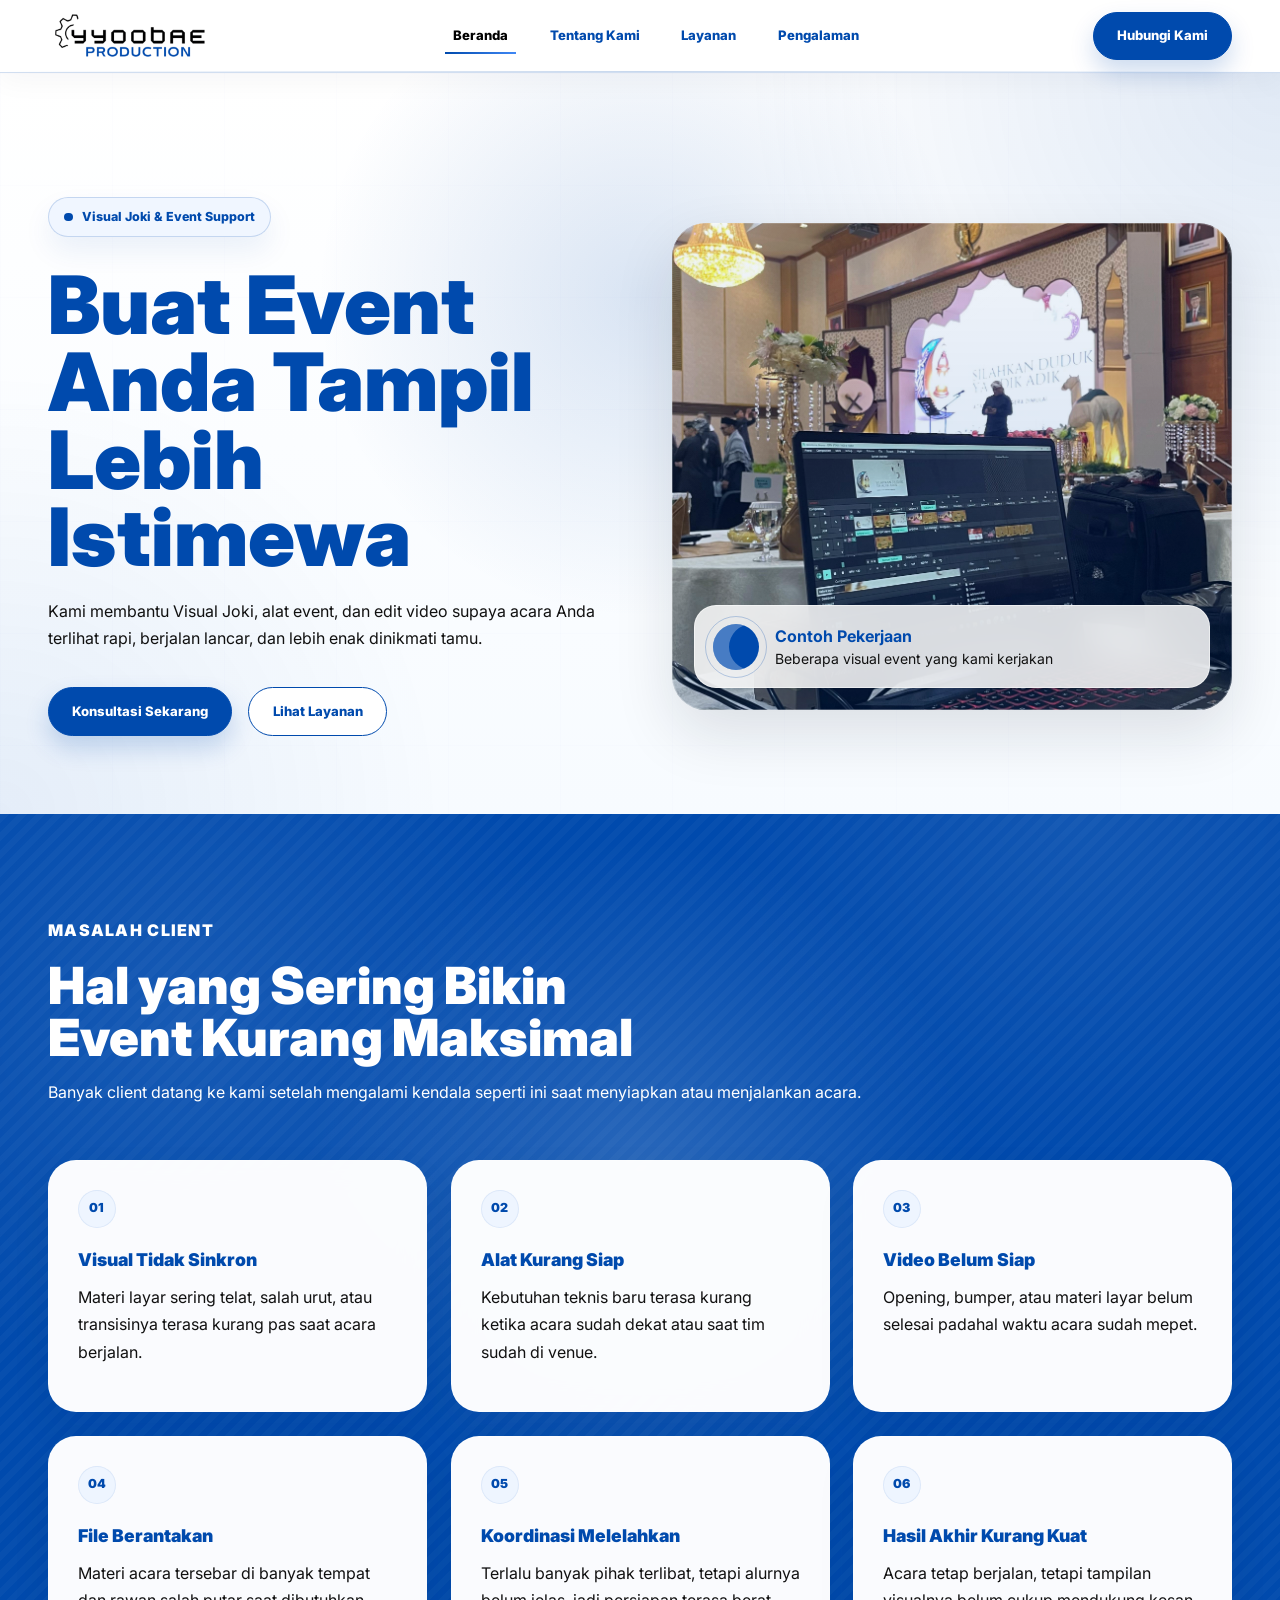
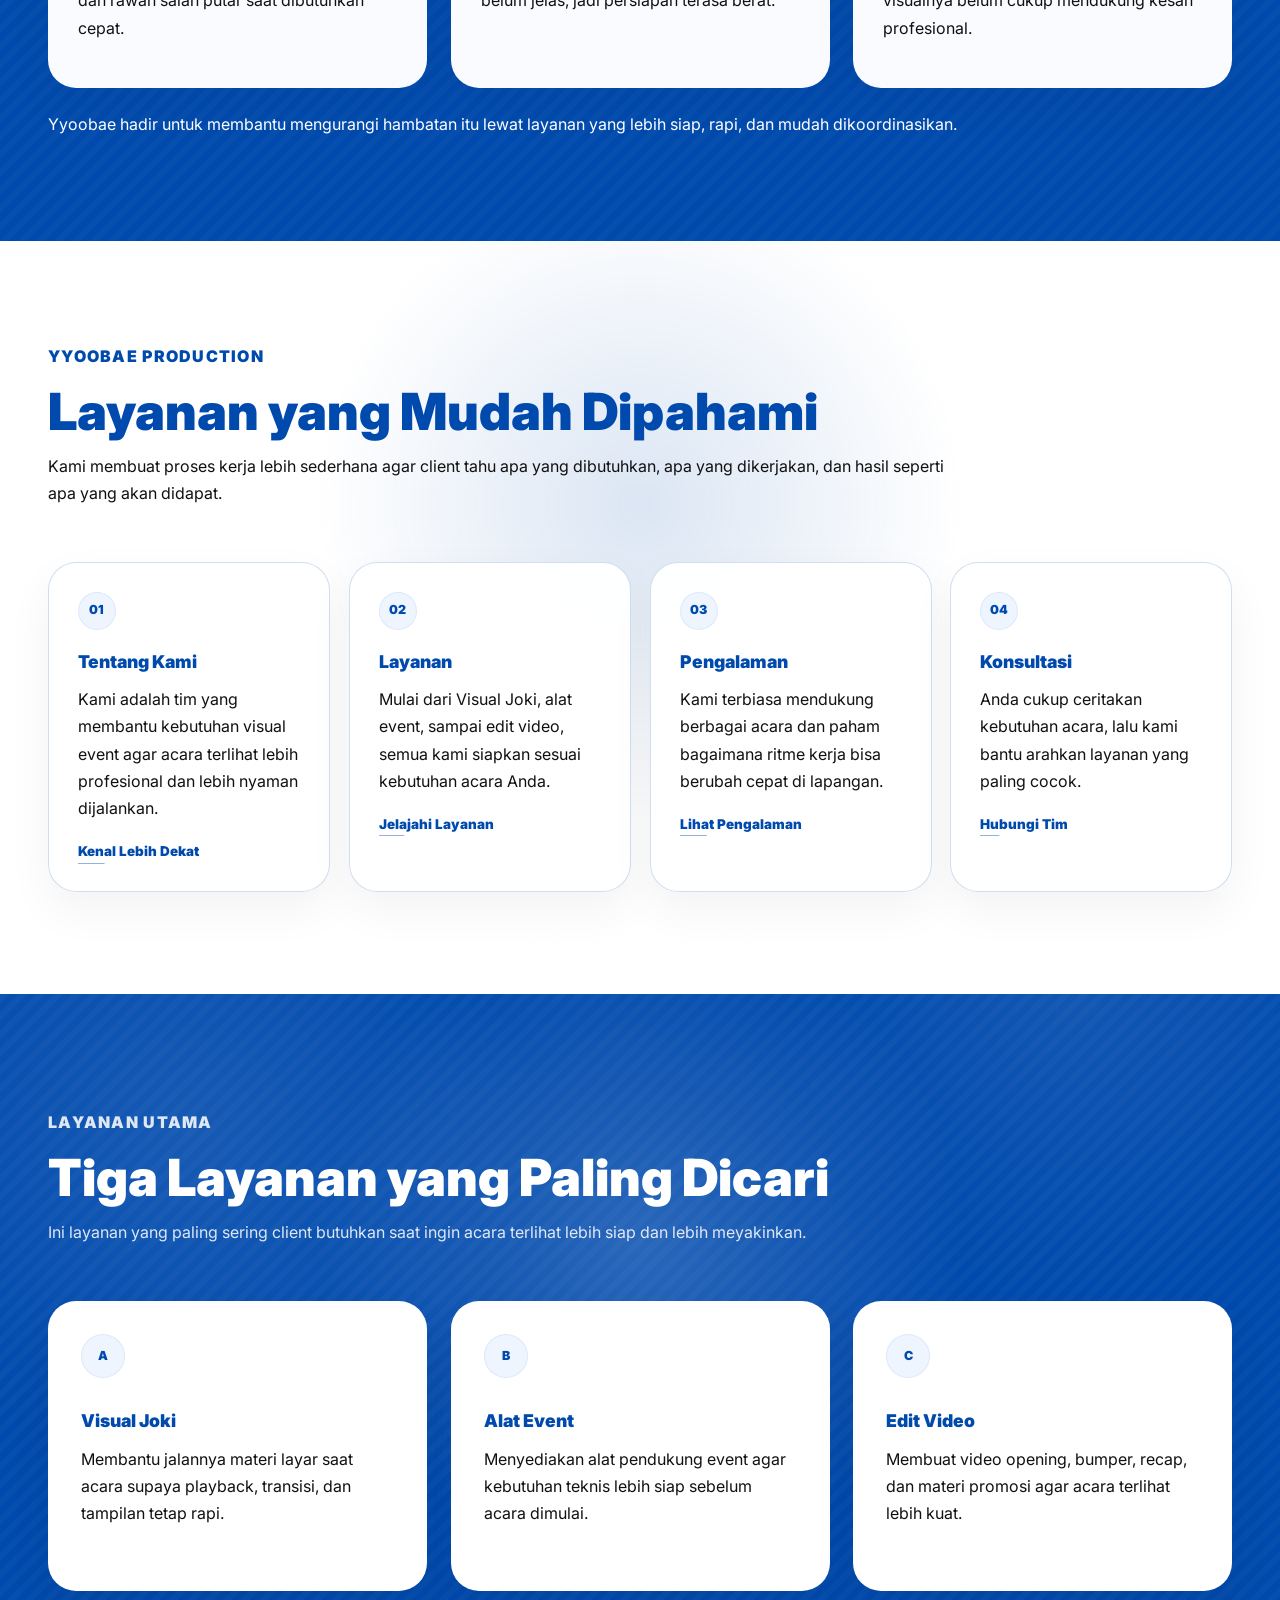
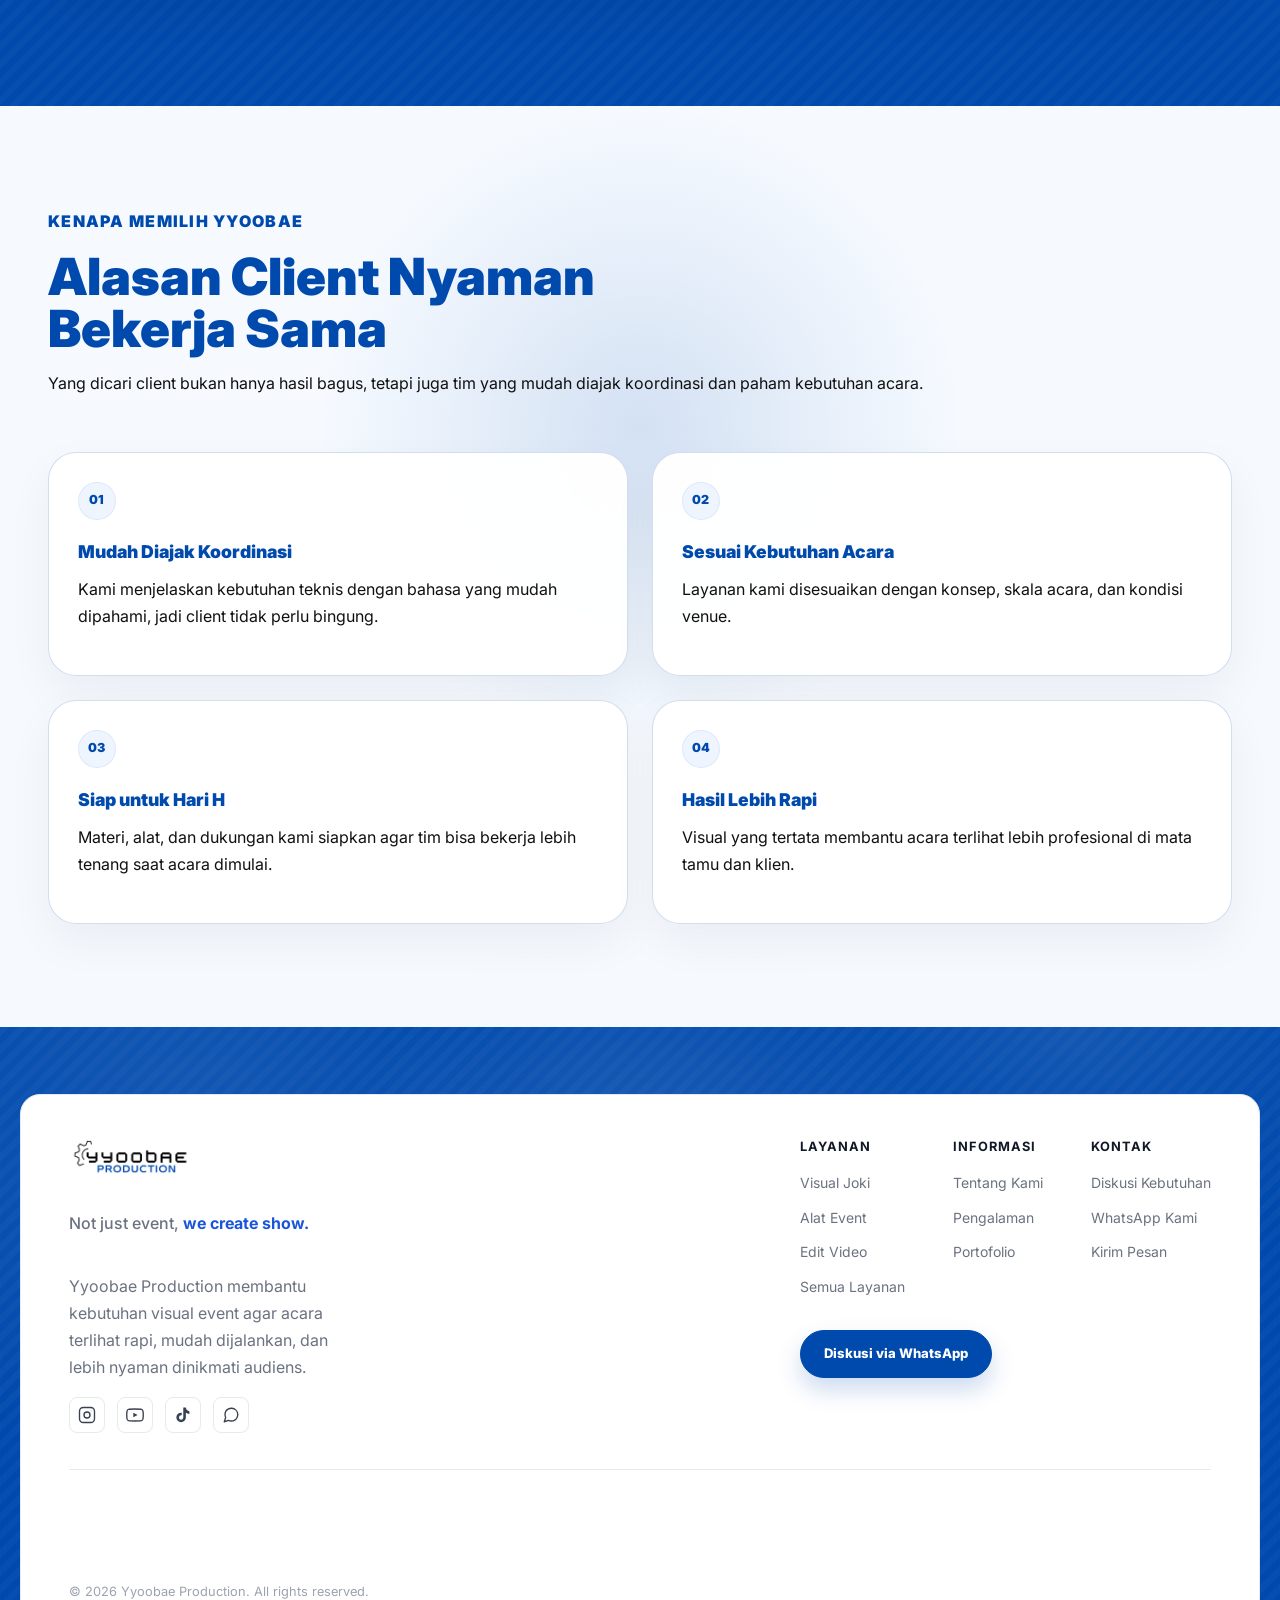
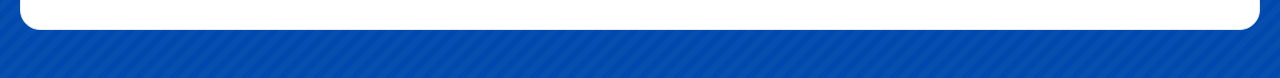
<file: index.html>
<!doctype html>
<html lang="id">
  <head>
    <meta charset="utf-8">
    <meta name="viewport" content="width=device-width, initial-scale=1">
    <meta name="description" content="Yyoobae Production menyediakan Visual Joki, alat event, dan edit video untuk membantu acara tampil rapi, menarik, dan lebih siap.">
    <title>Yyoobae Production | Visual Joki, Alat Event & Edit Video</title>
    <link rel="preconnect" href="https://fonts.googleapis.com">
    <link rel="preconnect" href="https://fonts.gstatic.com" crossorigin>
    <link href="https://fonts.googleapis.com/css2?family=Inter:wght@400;500;600;700;800;900&display=swap" rel="stylesheet">
    <link href="https://cdn.jsdelivr.net/npm/bootstrap@5.3.3/dist/css/bootstrap.min.css" rel="stylesheet">
    <link rel="stylesheet" href="css/style.css">
  </head>
  <body class="page-shell">
    <header class="site-header fixed-top" data-nav>
      <nav class="navbar navbar-expand-lg">
        <div class="container-fluid px-4 px-xl-5">
          <a class="brand-lockup" href="index.html" aria-label="Yyoobae Production home">
            <img class="brand-logo" src="images/logo-yyoobae.png" alt="Yyoobae Production">
          </a>
          <button class="navbar-toggler" type="button" data-bs-toggle="collapse" data-bs-target="#mainNav" aria-controls="mainNav" aria-expanded="false" aria-label="Toggle navigation">
            <span class="navbar-toggler-icon"></span>
          </button>
          <div class="collapse navbar-collapse" id="mainNav">
            <ul class="navbar-nav main-menu mx-lg-auto">
              <li class="nav-item"><a class="nav-link" href="index.html">Beranda</a></li>
              <li class="nav-item"><a class="nav-link" href="public/about.html">Tentang Kami</a></li>
              <li class="nav-item"><a class="nav-link" href="public/services.html">Layanan</a></li>
              <li class="nav-item"><a class="nav-link" href="public/experience.html">Pengalaman</a></li>
            </ul>
            <a class="btn btn-primary-blue" href="public/contact.html">Hubungi Kami</a>
          </div>
        </div>
      </nav>
    </header>

    <main>
      <section class="hero-section" id="home">
        <div class="container-fluid px-4 px-xl-5">
          <div class="row align-items-center g-5">
            <div class="col-lg-6">
              <div class="hero-copy reveal">
                <span class="status-pill">Visual Joki & Event Support</span>
                <h1>Buat Event Anda Tampil <span>Lebih Istimewa</span></h1>
                <p>Kami membantu Visual Joki, alat event, dan edit video supaya acara Anda terlihat rapi, berjalan lancar, dan lebih enak dinikmati tamu.</p>
                <div class="hero-actions">
                  <a class="btn btn-primary-blue" href="public/contact.html">Konsultasi Sekarang</a>
                  <a class="btn btn-outline-blue" href="#services">Lihat Layanan</a>
                </div>
              </div>
            </div>
            <div class="col-lg-6">
              <div class="hero-media reveal" aria-label="Dokumentasi produksi visual event">
                <div class="video-frame">
                  <iframe title="Yyoobae Production video preview" src="about:blank"></iframe>
                  <div class="video-cover">
                    <span class="play-dot" aria-hidden="true"></span>
                    <div>
                      <strong>Contoh Pekerjaan</strong>
                      <small>Beberapa visual event yang kami kerjakan</small>
                    </div>
                  </div>
                </div>
              </div>
            </div>
          </div>
        </div>
      </section>

      <section class="detail-section blue-band">
        <div class="container-fluid px-4 px-xl-5">
          <div class="section-heading reveal">
            <p class="eyebrow">Masalah Client</p>
            <h2>Hal yang Sering Bikin Event Kurang Maksimal</h2>
            <p>Banyak client datang ke kami setelah mengalami kendala seperti ini saat menyiapkan atau menjalankan acara.</p>
          </div>
          <div class="row g-4">
            <div class="col-md-6 col-xl-4"><article class="detail-card reveal"><span>01</span><h3>Visual Tidak Sinkron</h3><p>Materi layar sering telat, salah urut, atau transisinya terasa kurang pas saat acara berjalan.</p></article></div>
            <div class="col-md-6 col-xl-4"><article class="detail-card reveal"><span>02</span><h3>Alat Kurang Siap</h3><p>Kebutuhan teknis baru terasa kurang ketika acara sudah dekat atau saat tim sudah di venue.</p></article></div>
            <div class="col-md-6 col-xl-4"><article class="detail-card reveal"><span>03</span><h3>Video Belum Siap</h3><p>Opening, bumper, atau materi layar belum selesai padahal waktu acara sudah mepet.</p></article></div>
            <div class="col-md-6 col-xl-4"><article class="detail-card reveal"><span>04</span><h3>File Berantakan</h3><p>Materi acara tersebar di banyak tempat dan rawan salah putar saat dibutuhkan cepat.</p></article></div>
            <div class="col-md-6 col-xl-4"><article class="detail-card reveal"><span>05</span><h3>Koordinasi Melelahkan</h3><p>Terlalu banyak pihak terlibat, tetapi alurnya belum jelas, jadi persiapan terasa berat.</p></article></div>
            <div class="col-md-6 col-xl-4"><article class="detail-card reveal"><span>06</span><h3>Hasil Akhir Kurang Kuat</h3><p>Acara tetap berjalan, tetapi tampilan visualnya belum cukup mendukung kesan profesional.</p></article></div>
          </div>
          <p class="section-copy mt-4 mb-0 reveal">Yyoobae hadir untuk membantu mengurangi hambatan itu lewat layanan yang lebih siap, rapi, dan mudah dikoordinasikan.</p>
        </div>
      </section>

      <section class="summary-section" id="overview">
        <div class="container-fluid px-4 px-xl-5">
          <div class="section-heading reveal">
            <p class="eyebrow dark">Yyoobae Production</p>
            <h2>Layanan yang Mudah Dipahami</h2>
            <p>Kami membuat proses kerja lebih sederhana agar client tahu apa yang dibutuhkan, apa yang dikerjakan, dan hasil seperti apa yang akan didapat.</p>
          </div>
          <div class="summary-grid">
            <article class="summary-card reveal">
              <span>01</span>
              <h3>Tentang Kami</h3>
              <p>Kami adalah tim yang membantu kebutuhan visual event agar acara terlihat lebih profesional dan lebih nyaman dijalankan.</p>
              <a href="public/about.html">Kenal Lebih Dekat</a>
            </article>
            <article class="summary-card reveal">
              <span>02</span>
              <h3>Layanan</h3>
              <p>Mulai dari Visual Joki, alat event, sampai edit video, semua kami siapkan sesuai kebutuhan acara Anda.</p>
              <a href="public/services.html">Jelajahi Layanan</a>
            </article>
            <article class="summary-card reveal">
              <span>03</span>
              <h3>Pengalaman</h3>
              <p>Kami terbiasa mendukung berbagai acara dan paham bagaimana ritme kerja bisa berubah cepat di lapangan.</p>
              <a href="public/experience.html">Lihat Pengalaman</a>
            </article>
            <article class="summary-card reveal">
              <span>04</span>
              <h3>Konsultasi</h3>
              <p>Anda cukup ceritakan kebutuhan acara, lalu kami bantu arahkan layanan yang paling cocok.</p>
              <a href="public/contact.html">Hubungi Tim</a>
            </article>
          </div>
        </div>
      </section>

      <section class="services-section blue-section" id="services">
        <div class="container-fluid px-4 px-xl-5">
          <div class="section-heading reveal">
            <p class="eyebrow">Layanan Utama</p>
            <h2>Tiga Layanan yang Paling Dicari</h2>
            <p>Ini layanan yang paling sering client butuhkan saat ingin acara terlihat lebih siap dan lebih meyakinkan.</p>
          </div>
          <div class="row g-4">
            <div class="col-md-4">
              <article class="service-card reveal">
                <span class="card-icon">A</span>
                <h3>Visual Joki</h3>
                <p>Membantu jalannya materi layar saat acara supaya playback, transisi, dan tampilan tetap rapi.</p>
              </article>
            </div>
            <div class="col-md-4">
              <article class="service-card reveal">
                <span class="card-icon">B</span>
                <h3>Alat Event</h3>
                <p>Menyediakan alat pendukung event agar kebutuhan teknis lebih siap sebelum acara dimulai.</p>
              </article>
            </div>
            <div class="col-md-4">
              <article class="service-card reveal">
                <span class="card-icon">C</span>
                <h3>Edit Video</h3>
                <p>Membuat video opening, bumper, recap, dan materi promosi agar acara terlihat lebih kuat.</p>
              </article>
            </div>
          </div>
        </div>
      </section>

      <section class="detail-section soft">
        <div class="container-fluid px-4 px-xl-5">
          <div class="section-heading reveal">
            <p class="eyebrow dark">Kenapa Memilih Yyoobae</p>
            <h2>Alasan Client Nyaman Bekerja Sama</h2>
            <p>Yang dicari client bukan hanya hasil bagus, tetapi juga tim yang mudah diajak koordinasi dan paham kebutuhan acara.</p>
          </div>
          <div class="row g-4">
            <div class="col-md-6"><article class="detail-card reveal"><span>01</span><h3>Mudah Diajak Koordinasi</h3><p>Kami menjelaskan kebutuhan teknis dengan bahasa yang mudah dipahami, jadi client tidak perlu bingung.</p></article></div>
            <div class="col-md-6"><article class="detail-card reveal"><span>02</span><h3>Sesuai Kebutuhan Acara</h3><p>Layanan kami disesuaikan dengan konsep, skala acara, dan kondisi venue.</p></article></div>
            <div class="col-md-6"><article class="detail-card reveal"><span>03</span><h3>Siap untuk Hari H</h3><p>Materi, alat, dan dukungan kami siapkan agar tim bisa bekerja lebih tenang saat acara dimulai.</p></article></div>
            <div class="col-md-6"><article class="detail-card reveal"><span>04</span><h3>Hasil Lebih Rapi</h3><p>Visual yang tertata membantu acara terlihat lebih profesional di mata tamu dan klien.</p></article></div>
          </div>
        </div>
      </section>
    </main>

    <footer class="contact-section blue-band">
      <div class="footer-card">
        <div class="container-fluid px-4 px-xl-5">

          <!-- Footer Main: Brand kiri | Nav columns kanan -->
          <div class="footer-main">

            <!-- Kiri: Logo + Tagline + Sosial -->
            <div class="footer-brand">
              <div class="footer-logo-wrap">
                <img class="footer-logo" src="images/logo-yyoobae.png" alt="Yyoobae Production">
              </div>
              <p class="footer-tagline">Not just event, <strong>we create show.</strong></p>
              <p class="footer-desc">Yyoobae Production membantu kebutuhan visual event agar acara terlihat rapi, mudah dijalankan, dan lebih nyaman dinikmati audiens.</p>
              <div class="footer-social" aria-label="Media sosial Yyoobae">
                <!-- Instagram -->
                <a href="#" aria-label="Instagram" class="social-icon">
                  <svg width="18" height="18" viewBox="0 0 24 24" fill="none" stroke="currentColor" stroke-width="1.8" stroke-linecap="round" stroke-linejoin="round"><rect x="2" y="2" width="20" height="20" rx="5"/><circle cx="12" cy="12" r="4"/><circle cx="17.5" cy="6.5" r="0.5" fill="currentColor" stroke="none"/></svg>
                </a>
                <!-- YouTube -->
                <a href="#" aria-label="YouTube" class="social-icon">
                  <svg width="18" height="18" viewBox="0 0 24 24" fill="none" stroke="currentColor" stroke-width="1.8" stroke-linecap="round" stroke-linejoin="round"><path d="M22.54 6.42a2.78 2.78 0 0 0-1.95-1.96C18.88 4 12 4 12 4s-6.88 0-8.59.46A2.78 2.78 0 0 0 1.46 6.42 29 29 0 0 0 1 12a29 29 0 0 0 .46 5.58 2.78 2.78 0 0 0 1.95 1.96C5.12 20 12 20 12 20s6.88 0 8.59-.46a2.78 2.78 0 0 0 1.96-1.96A29 29 0 0 0 23 12a29 29 0 0 0-.46-5.58z"/><polygon points="9.75 15.02 15.5 12 9.75 8.98 9.75 15.02" fill="currentColor" stroke="none"/></svg>
                </a>
                <!-- TikTok -->
                <a href="#" aria-label="TikTok" class="social-icon">
                  <svg width="18" height="18" viewBox="0 0 24 24" fill="currentColor"><path d="M19.59 6.69a4.83 4.83 0 0 1-3.77-4.25V2h-3.45v13.67a2.89 2.89 0 0 1-2.88 2.5 2.89 2.89 0 0 1-2.89-2.89 2.89 2.89 0 0 1 2.89-2.89c.28 0 .54.04.79.1V9.01a6.33 6.33 0 0 0-.79-.05 6.34 6.34 0 0 0-6.34 6.34 6.34 6.34 0 0 0 6.34 6.34 6.34 6.34 0 0 0 6.33-6.34V9.05a8.16 8.16 0 0 0 4.78 1.52V7.12a4.85 4.85 0 0 1-1.01-.43z"/></svg>
                </a>
                <!-- WhatsApp -->
                <a href="#" aria-label="WhatsApp" class="social-icon">
                  <svg width="18" height="18" viewBox="0 0 24 24" fill="none" stroke="currentColor" stroke-width="1.8" stroke-linecap="round" stroke-linejoin="round"><path d="M21 11.5a8.38 8.38 0 0 1-.9 3.8 8.5 8.5 0 0 1-7.6 4.7 8.38 8.38 0 0 1-3.8-.9L3 21l1.9-5.7a8.38 8.38 0 0 1-.9-3.8 8.5 8.5 0 0 1 4.7-7.6 8.38 8.38 0 0 1 3.8-.9h.5a8.48 8.48 0 0 1 8 8v.5z"/></svg>
                </a>
              </div>
            </div>

            <!-- Kanan: 3 kolom nav + CTA -->
            <div class="footer-right-col">
            <div class="footer-nav-grid">
              <div class="footer-nav-col">
                <h4>Layanan</h4>
                <ul>
                  <li><a href="public/services.html">Visual Joki</a></li>
                  <li><a href="public/services.html">Alat Event</a></li>
                  <li><a href="public/services.html">Edit Video</a></li>
                  <li><a href="public/services.html">Semua Layanan</a></li>
                </ul>
              </div>
              <div class="footer-nav-col">
                <h4>Informasi</h4>
                <ul>
                  <li><a href="public/about.html">Tentang Kami</a></li>
                  <li><a href="public/experience.html">Pengalaman</a></li>
                  <li><a href="public/experience.html">Portofolio</a></li>
                </ul>
              </div>
              <div class="footer-nav-col">
                <h4>Kontak</h4>
                <ul>
                  <li><a href="public/contact.html">Diskusi Kebutuhan</a></li>
                  <li><a href="public/contact.html">WhatsApp Kami</a></li>
                  <li><a href="public/contact.html">Kirim Pesan</a></li>
                </ul>
              </div>
            </div>
              <div class="footer-cta">
                <a class="btn btn-primary-blue" href="https://wa.me/+62853-2259-0665" target="_blank" rel="noopener">Diskusi via WhatsApp</a>
              </div>
            </div><!-- /footer-right-col -->

          </div>

          <!-- Divider -->
          <div class="footer-divider"></div>

          <!-- Footer Bottom: copyright -->
          <div class="footer-bottom">
            <p>&copy; 2026 Yyoobae Production. All rights reserved.</p>
          </div>

        </div>
      </div>
    </footer>


    <script src="https://code.jquery.com/jquery-3.7.1.min.js"></script>
    <script src="https://cdn.jsdelivr.net/npm/bootstrap@5.3.3/dist/js/bootstrap.bundle.min.js"></script>
    <script src="js/main.js"></script>
  </body>
</html>
</file>
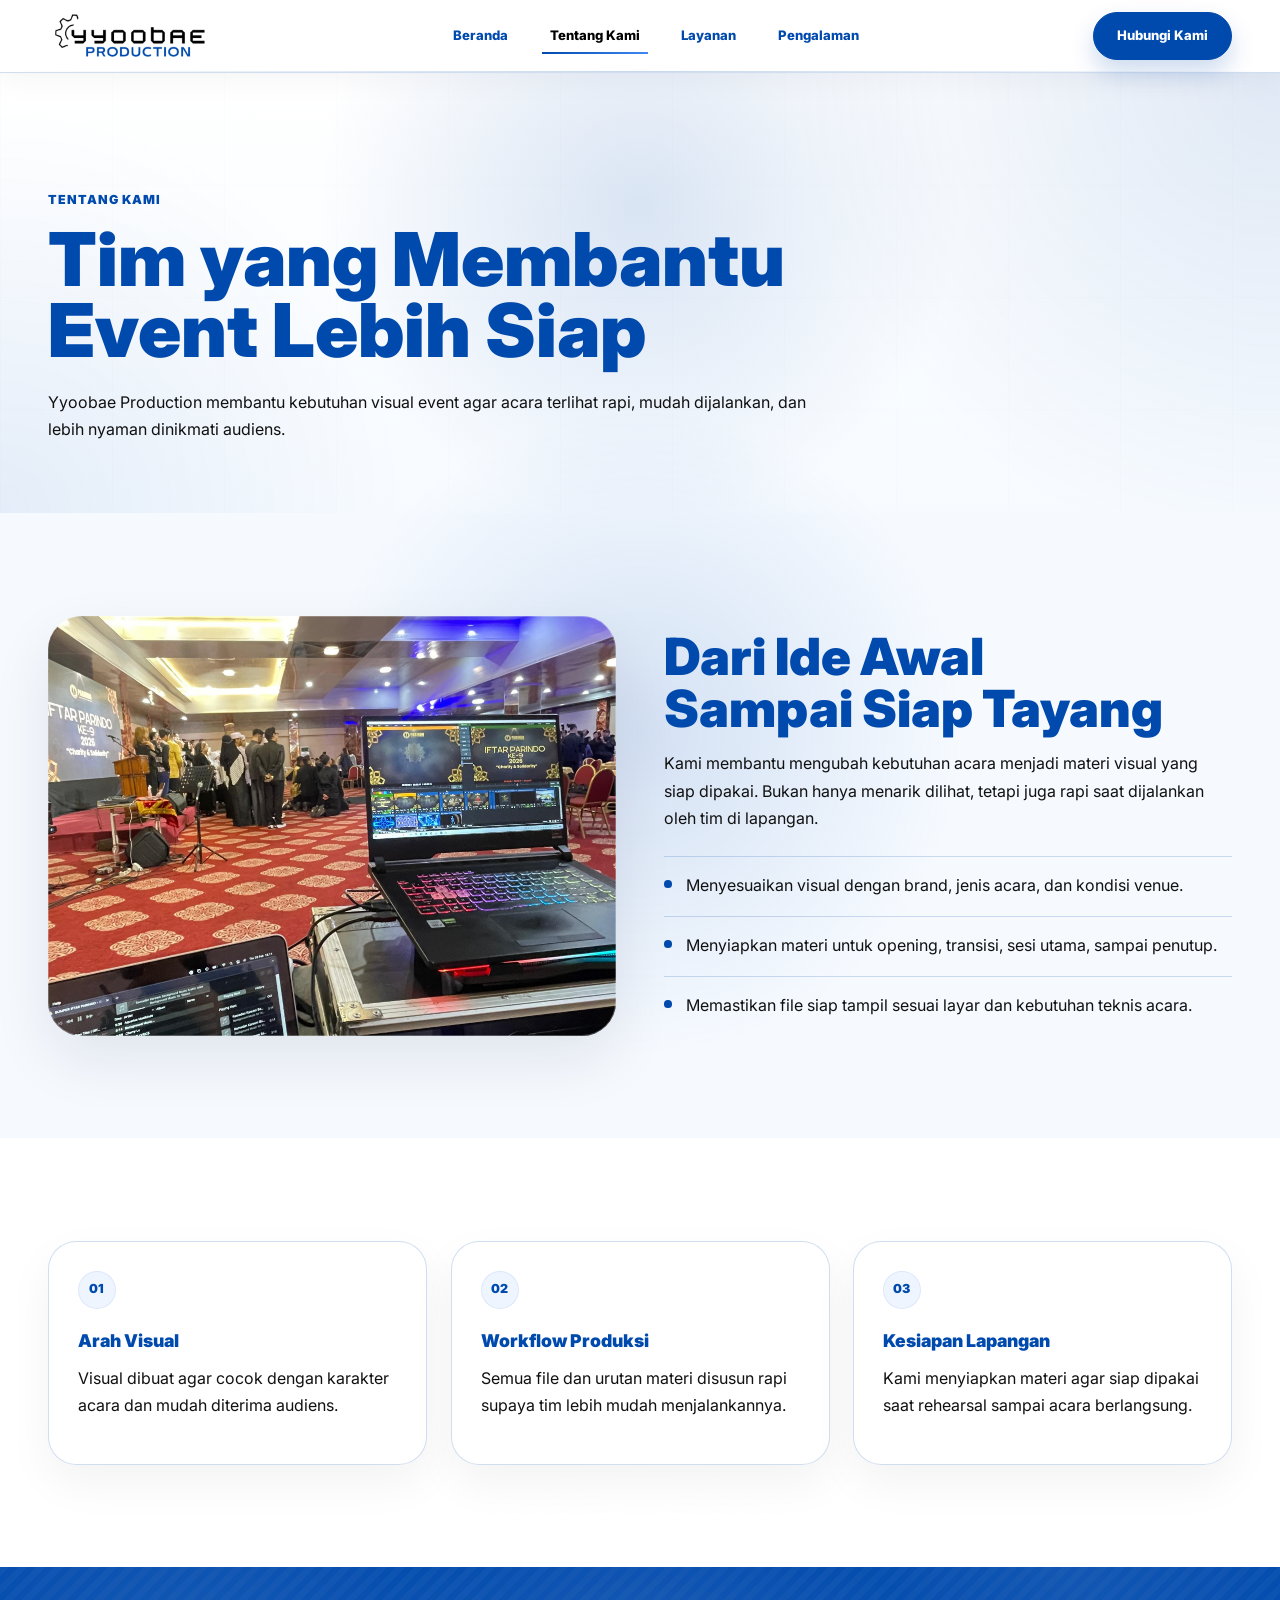
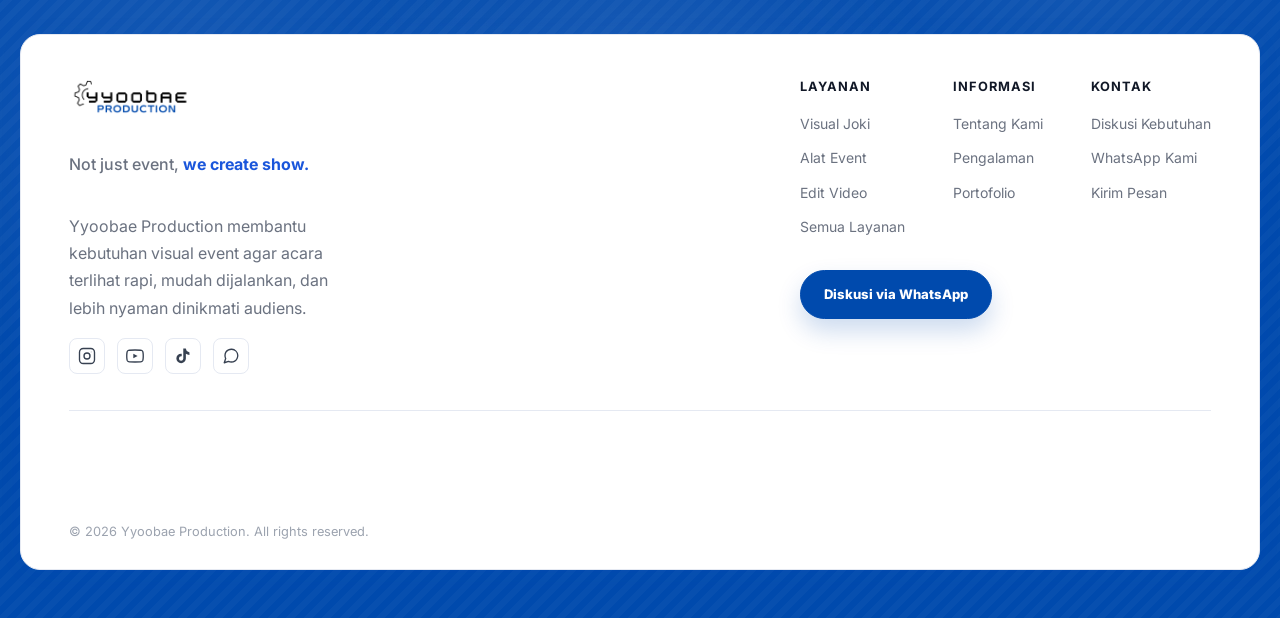
<file: public/about.html>
﻿<!doctype html>
<html lang="id">
  <head>
    <meta charset="utf-8" />
    <meta name="viewport" content="width=device-width, initial-scale=1" />
    <title>Tentang Yyoobae Production | Tim Visual Event</title>
    <link rel="preconnect" href="https://fonts.googleapis.com" />
    <link rel="preconnect" href="https://fonts.gstatic.com" crossorigin />
    <link
      href="https://fonts.googleapis.com/css2?family=Inter:wght@400;500;600;700;800;900&display=swap"
      rel="stylesheet"
    />
    <link
      href="https://cdn.jsdelivr.net/npm/bootstrap@5.3.3/dist/css/bootstrap.min.css"
      rel="stylesheet"
    />
    <link rel="stylesheet" href="../css/style.css" />
  </head>
  <body class="page-shell">
    <header class="site-header fixed-top" data-nav>
      <nav class="navbar navbar-expand-lg">
        <div class="container-fluid px-4 px-xl-5">
          <a
            class="brand-lockup"
            href="../index.html"
            aria-label="Yyoobae Production home"
            ><img
              class="brand-logo"
              src="../images/logo-yyoobae.png"
              alt="Yyoobae Production"
          /></a>
          <button
            class="navbar-toggler"
            type="button"
            data-bs-toggle="collapse"
            data-bs-target="#mainNav"
            aria-controls="mainNav"
            aria-expanded="false"
            aria-label="Toggle navigation"
          >
            <span class="navbar-toggler-icon"></span>
          </button>
          <div class="collapse navbar-collapse" id="mainNav">
            <ul class="navbar-nav main-menu mx-lg-auto">
              <li class="nav-item">
                <a class="nav-link" href="../index.html">Beranda</a>
              </li>
              <li class="nav-item">
                <a class="nav-link" href="about.html">Tentang Kami</a>
              </li>
              <li class="nav-item">
                <a class="nav-link" href="services.html">Layanan</a>
              </li>
              <li class="nav-item">
                <a class="nav-link" href="experience.html">Pengalaman</a>
              </li>
            </ul>
            <a class="btn btn-primary-blue" href="contact.html">Hubungi Kami</a>
          </div>
        </div>
      </nav>
    </header>

    <main>
      <section class="page-hero">
        <div class="container-fluid px-4 px-xl-5">
          <div class="reveal">
            <p class="eyebrow dark">Tentang Kami</p>
            <h1>Tim yang Membantu Event Lebih Siap</h1>
            <p class="section-copy">
              Yyoobae Production membantu kebutuhan visual event agar acara
              terlihat rapi, mudah dijalankan, dan lebih nyaman dinikmati
              audiens.
            </p>
          </div>
        </div>
      </section>

      <section class="detail-section soft">
        <div class="container-fluid px-4 px-xl-5">
          <div class="row g-5 align-items-center">
            <div class="col-lg-6">
              <div
                class="media-panel reveal"
                style="
                  background-image: url(&quot;../images/6df71a28-fe80-46a3-9602-06e1453991d8.jpg&quot;);
                "
              ></div>
            </div>
            <div class="col-lg-6">
              <div class="reveal">
                <h2>Dari Ide Awal Sampai Siap Tayang</h2>
                <p class="section-copy">
                  Kami membantu mengubah kebutuhan acara menjadi materi visual
                  yang siap dipakai. Bukan hanya menarik dilihat, tetapi juga
                  rapi saat dijalankan oleh tim di lapangan.
                </p>
                <ul class="detail-list mt-4">
                  <li>
                    Menyesuaikan visual dengan brand, jenis acara, dan kondisi
                    venue.
                  </li>
                  <li>
                    Menyiapkan materi untuk opening, transisi, sesi utama,
                    sampai penutup.
                  </li>
                  <li>
                    Memastikan file siap tampil sesuai layar dan kebutuhan
                    teknis acara.
                  </li>
                </ul>
              </div>
            </div>
          </div>
        </div>
      </section>

      <section class="detail-section">
        <div class="container-fluid px-4 px-xl-5">
          <div class="row g-4">
            <div class="col-md-4">
              <article class="detail-card reveal">
                <span>01</span>
                <h3>Arah Visual</h3>
                <p>
                  Visual dibuat agar cocok dengan karakter acara dan mudah
                  diterima audiens.
                </p>
              </article>
            </div>
            <div class="col-md-4">
              <article class="detail-card reveal">
                <span>02</span>
                <h3>Workflow Produksi</h3>
                <p>
                  Semua file dan urutan materi disusun rapi supaya tim lebih
                  mudah menjalankannya.
                </p>
              </article>
            </div>
            <div class="col-md-4">
              <article class="detail-card reveal">
                <span>03</span>
                <h3>Kesiapan Lapangan</h3>
                <p>
                  Kami menyiapkan materi agar siap dipakai saat rehearsal sampai
                  acara berlangsung.
                </p>
              </article>
            </div>
          </div>
        </div>
      </section>
    </main>

    <footer class="contact-section blue-section">
      <div class="footer-card">
        <div class="container-fluid px-4 px-xl-5">
          <!-- Footer Main: Brand kiri | Nav columns kanan -->
          <div class="footer-main">
            <!-- Kiri: Logo + Tagline + Sosial -->
            <div class="footer-brand">
              <div class="footer-logo-wrap">
                <img
                  class="footer-logo"
                  src="../images/logo-yyoobae.png"
                  alt="Yyoobae Production"
                />
              </div>
              <p class="footer-tagline">
                Not just event, <strong>we create show.</strong>
              </p>
              <p class="footer-desc">
                Yyoobae Production membantu kebutuhan visual event agar acara
                terlihat rapi, mudah dijalankan, dan lebih nyaman dinikmati
                audiens.
              </p>
              <div class="footer-social" aria-label="Media sosial Yyoobae">
                <!-- Instagram -->
                <a href="#" aria-label="Instagram" class="social-icon">
                  <svg
                    width="18"
                    height="18"
                    viewBox="0 0 24 24"
                    fill="none"
                    stroke="currentColor"
                    stroke-width="1.8"
                    stroke-linecap="round"
                    stroke-linejoin="round"
                  >
                    <rect x="2" y="2" width="20" height="20" rx="5" />
                    <circle cx="12" cy="12" r="4" />
                    <circle
                      cx="17.5"
                      cy="6.5"
                      r="0.5"
                      fill="currentColor"
                      stroke="none"
                    />
                  </svg>
                </a>
                <!-- YouTube -->
                <a href="#" aria-label="YouTube" class="social-icon">
                  <svg
                    width="18"
                    height="18"
                    viewBox="0 0 24 24"
                    fill="none"
                    stroke="currentColor"
                    stroke-width="1.8"
                    stroke-linecap="round"
                    stroke-linejoin="round"
                  >
                    <path
                      d="M22.54 6.42a2.78 2.78 0 0 0-1.95-1.96C18.88 4 12 4 12 4s-6.88 0-8.59.46A2.78 2.78 0 0 0 1.46 6.42 29 29 0 0 0 1 12a29 29 0 0 0 .46 5.58 2.78 2.78 0 0 0 1.95 1.96C5.12 20 12 20 12 20s6.88 0 8.59-.46a2.78 2.78 0 0 0 1.96-1.96A29 29 0 0 0 23 12a29 29 0 0 0-.46-5.58z"
                    />
                    <polygon
                      points="9.75 15.02 15.5 12 9.75 8.98 9.75 15.02"
                      fill="currentColor"
                      stroke="none"
                    />
                  </svg>
                </a>
                <!-- TikTok -->
                <a href="#" aria-label="TikTok" class="social-icon">
                  <svg
                    width="18"
                    height="18"
                    viewBox="0 0 24 24"
                    fill="currentColor"
                  >
                    <path
                      d="M19.59 6.69a4.83 4.83 0 0 1-3.77-4.25V2h-3.45v13.67a2.89 2.89 0 0 1-2.88 2.5 2.89 2.89 0 0 1-2.89-2.89 2.89 2.89 0 0 1 2.89-2.89c.28 0 .54.04.79.1V9.01a6.33 6.33 0 0 0-.79-.05 6.34 6.34 0 0 0-6.34 6.34 6.34 6.34 0 0 0 6.34 6.34 6.34 6.34 0 0 0 6.33-6.34V9.05a8.16 8.16 0 0 0 4.78 1.52V7.12a4.85 4.85 0 0 1-1.01-.43z"
                    />
                  </svg>
                </a>
                <!-- WhatsApp -->
                <a href="#" aria-label="WhatsApp" class="social-icon">
                  <svg
                    width="18"
                    height="18"
                    viewBox="0 0 24 24"
                    fill="none"
                    stroke="currentColor"
                    stroke-width="1.8"
                    stroke-linecap="round"
                    stroke-linejoin="round"
                  >
                    <path
                      d="M21 11.5a8.38 8.38 0 0 1-.9 3.8 8.5 8.5 0 0 1-7.6 4.7 8.38 8.38 0 0 1-3.8-.9L3 21l1.9-5.7a8.38 8.38 0 0 1-.9-3.8 8.5 8.5 0 0 1 4.7-7.6 8.38 8.38 0 0 1 3.8-.9h.5a8.48 8.48 0 0 1 8 8v.5z"
                    />
                  </svg>
                </a>
              </div>
            </div>

            <!-- Kanan: 3 kolom nav + CTA -->
            <div class="footer-right-col">
              <div class="footer-nav-grid">
                <div class="footer-nav-col">
                  <h4>Layanan</h4>
                  <ul>
                    <li><a href="public/services.html">Visual Joki</a></li>
                    <li><a href="public/services.html">Alat Event</a></li>
                    <li><a href="public/services.html">Edit Video</a></li>
                    <li><a href="public/services.html">Semua Layanan</a></li>
                  </ul>
                </div>
                <div class="footer-nav-col">
                  <h4>Informasi</h4>
                  <ul>
                    <li><a href="public/about.html">Tentang Kami</a></li>
                    <li><a href="public/experience.html">Pengalaman</a></li>
                    <li><a href="public/experience.html">Portofolio</a></li>
                  </ul>
                </div>
                <div class="footer-nav-col">
                  <h4>Kontak</h4>
                  <ul>
                    <li><a href="public/contact.html">Diskusi Kebutuhan</a></li>
                    <li><a href="public/contact.html">WhatsApp Kami</a></li>
                    <li><a href="public/contact.html">Kirim Pesan</a></li>
                  </ul>
                </div>
              </div>
              <div class="footer-cta">
                <a
                  class="btn btn-primary-blue"
                  href="https://wa.me/+62853-2259-0665"
                  target="_blank"
                  rel="noopener"
                  >Diskusi via WhatsApp</a
                >
              </div>
            </div>
            <!-- /footer-right-col -->
          </div>

          <!-- Divider -->
          <div class="footer-divider"></div>

          <!-- Footer Bottom: copyright -->
          <div class="footer-bottom">
            <p>&copy; 2026 Yyoobae Production. All rights reserved.</p>
          </div>
        </div>
      </div>
    </footer>

    <script src="https://code.jquery.com/jquery-3.7.1.min.js"></script>
    <script src="https://cdn.jsdelivr.net/npm/bootstrap@5.3.3/dist/js/bootstrap.bundle.min.js"></script>
    <script src="../js/main.js"></script>
  </body>
</html>
</file>
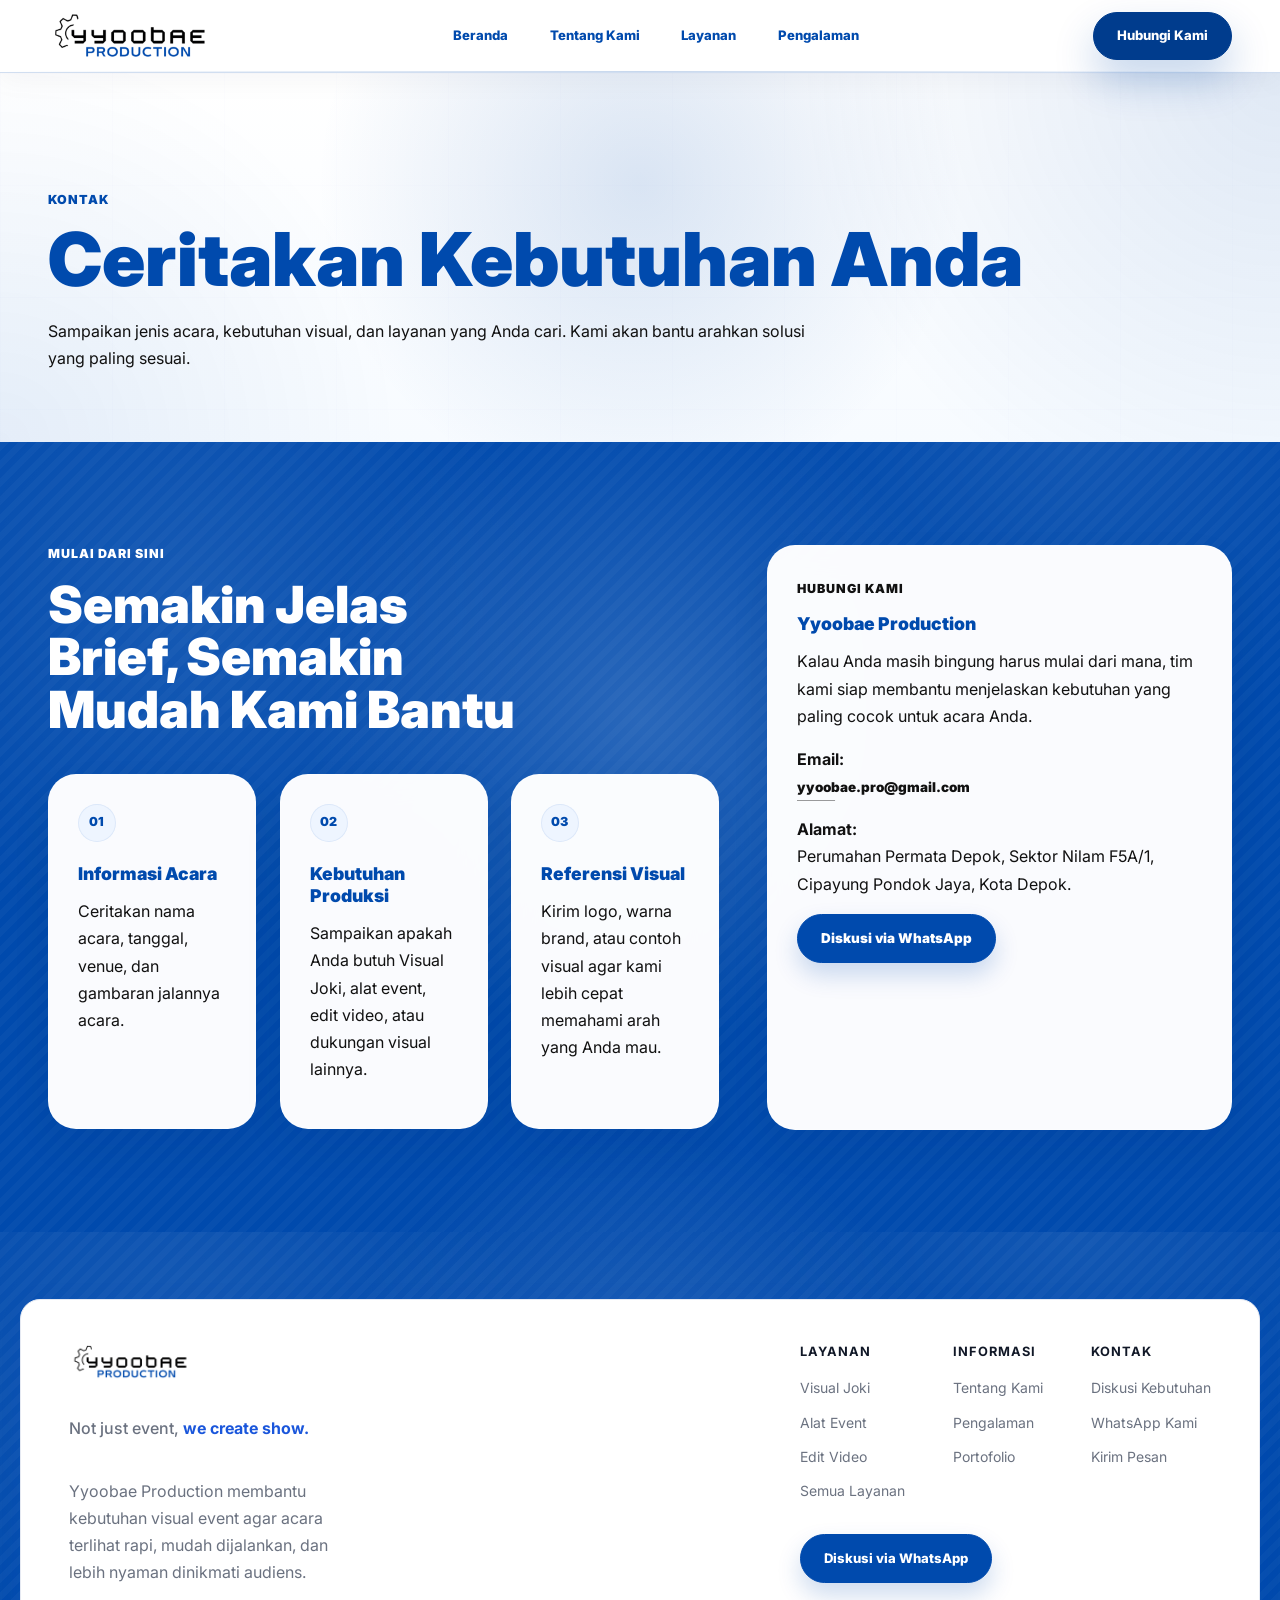
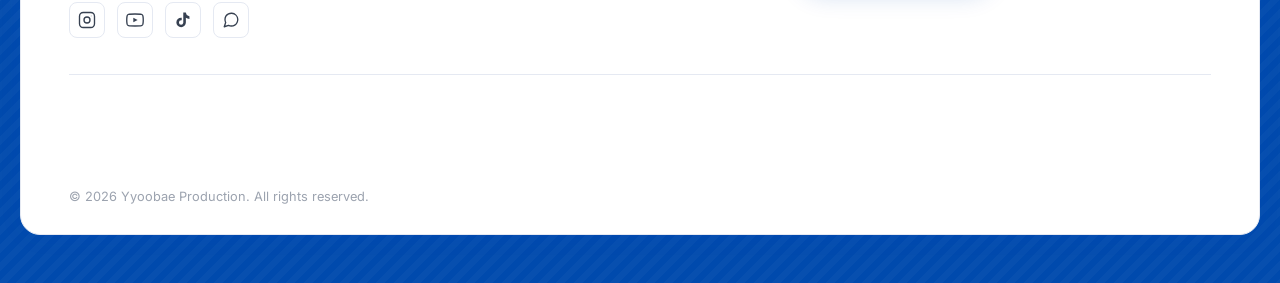
<file: public/contact.html>
﻿<!doctype html>
<html lang="id">
  <head>
    <meta charset="utf-8">
    <meta name="viewport" content="width=device-width, initial-scale=1">
    <title>Kontak | Yyoobae Production</title>
    <link rel="preconnect" href="https://fonts.googleapis.com">
    <link rel="preconnect" href="https://fonts.gstatic.com" crossorigin>
    <link href="https://fonts.googleapis.com/css2?family=Inter:wght@400;500;600;700;800;900&display=swap" rel="stylesheet">
    <link href="https://cdn.jsdelivr.net/npm/bootstrap@5.3.3/dist/css/bootstrap.min.css" rel="stylesheet">
    <link rel="stylesheet" href="../css/style.css">
  </head>
  <body class="page-shell">
    <header class="site-header fixed-top" data-nav><nav class="navbar navbar-expand-lg"><div class="container-fluid px-4 px-xl-5"><a class="brand-lockup" href="../index.html" aria-label="Yyoobae Production home"><img class="brand-logo" src="../images/logo-yyoobae.png" alt="Yyoobae Production"></a><button class="navbar-toggler" type="button" data-bs-toggle="collapse" data-bs-target="#mainNav" aria-controls="mainNav" aria-expanded="false" aria-label="Toggle navigation"><span class="navbar-toggler-icon"></span></button><div class="collapse navbar-collapse" id="mainNav"><ul class="navbar-nav main-menu mx-lg-auto"><li class="nav-item"><a class="nav-link" href="../index.html">Beranda</a></li><li class="nav-item"><a class="nav-link" href="about.html">Tentang Kami</a></li><li class="nav-item"><a class="nav-link" href="services.html">Layanan</a></li><li class="nav-item"><a class="nav-link" href="experience.html">Pengalaman</a></li></ul><a class="btn btn-primary-blue" href="contact.html">Hubungi Kami</a></div></div></nav></header>
    <main>
      <section class="page-hero">
        <div class="container-fluid px-4 px-xl-5">
          <div class="reveal">
            <p class="eyebrow dark">Kontak</p>
            <h1>Ceritakan Kebutuhan Anda</h1>
            <p class="section-copy">Sampaikan jenis acara, kebutuhan visual, dan layanan yang Anda cari. Kami akan bantu arahkan solusi yang paling sesuai.</p>
          </div>
        </div>
      </section>
      <section class="detail-section blue-band">
        <div class="container-fluid px-4 px-xl-5">
          <div class="row g-5">
            <div class="col-lg-7">
              <div class="reveal">
                <p class="eyebrow">Mulai dari Sini</p>
                <h2>Semakin Jelas Brief, Semakin Mudah Kami Bantu</h2>
              </div>
              <div class="row g-4 mt-2">
                <div class="col-md-4"><article class="process-card reveal"><span>01</span><h3>Informasi Acara</h3><p>Ceritakan nama acara, tanggal, venue, dan gambaran jalannya acara.</p></article></div>
                <div class="col-md-4"><article class="process-card reveal"><span>02</span><h3>Kebutuhan Produksi</h3><p>Sampaikan apakah Anda butuh Visual Joki, alat event, edit video, atau dukungan visual lainnya.</p></article></div>
                <div class="col-md-4"><article class="process-card reveal"><span>03</span><h3>Referensi Visual</h3><p>Kirim logo, warna brand, atau contoh visual agar kami lebih cepat memahami arah yang Anda mau.</p></article></div>
              </div>
            </div>
            <div class="col-lg-5">
              <article class="detail-card reveal contact-info-card">
                <p class="contact-label">Hubungi Kami</p>
                <h3>Yyoobae Production</h3>
                <p>Kalau Anda masih bingung harus mulai dari mana, tim kami siap membantu menjelaskan kebutuhan yang paling cocok untuk acara Anda.</p>
                <p><strong>Email:</strong><br><a href="mailto:yyoobae.pro@gmail.com">yyoobae.pro@gmail.com</a></p>
                <p><strong>Alamat:</strong><br>Perumahan Permata Depok, Sektor Nilam F5A/1, Cipayung Pondok Jaya, Kota Depok.</p>
                <a class="btn btn-primary-blue" href="https://wa.me/+62853-2259-0665" target="_blank" rel="noopener">Diskusi via WhatsApp</a>
              </article>
            </div>
          </div>
        </div>
      </section>
    </main>
    <footer class="contact-section blue-section">
      <div class="footer-card">
        <div class="container-fluid px-4 px-xl-5">

          <!-- Footer Main: Brand kiri | Nav columns kanan -->
          <div class="footer-main">

            <!-- Kiri: Logo + Tagline + Sosial -->
            <div class="footer-brand">
              <div class="footer-logo-wrap">
                <img class="footer-logo" src="../images/logo-yyoobae.png" alt="Yyoobae Production">
              </div>
              <p class="footer-tagline">Not just event, <strong>we create show.</strong></p>
              <p class="footer-desc">Yyoobae Production membantu kebutuhan visual event agar acara terlihat rapi, mudah dijalankan, dan lebih nyaman dinikmati audiens.</p>
              <div class="footer-social" aria-label="Media sosial Yyoobae">
                <!-- Instagram -->
                <a href="#" aria-label="Instagram" class="social-icon">
                  <svg width="18" height="18" viewBox="0 0 24 24" fill="none" stroke="currentColor" stroke-width="1.8" stroke-linecap="round" stroke-linejoin="round"><rect x="2" y="2" width="20" height="20" rx="5"/><circle cx="12" cy="12" r="4"/><circle cx="17.5" cy="6.5" r="0.5" fill="currentColor" stroke="none"/></svg>
                </a>
                <!-- YouTube -->
                <a href="#" aria-label="YouTube" class="social-icon">
                  <svg width="18" height="18" viewBox="0 0 24 24" fill="none" stroke="currentColor" stroke-width="1.8" stroke-linecap="round" stroke-linejoin="round"><path d="M22.54 6.42a2.78 2.78 0 0 0-1.95-1.96C18.88 4 12 4 12 4s-6.88 0-8.59.46A2.78 2.78 0 0 0 1.46 6.42 29 29 0 0 0 1 12a29 29 0 0 0 .46 5.58 2.78 2.78 0 0 0 1.95 1.96C5.12 20 12 20 12 20s6.88 0 8.59-.46a2.78 2.78 0 0 0 1.96-1.96A29 29 0 0 0 23 12a29 29 0 0 0-.46-5.58z"/><polygon points="9.75 15.02 15.5 12 9.75 8.98 9.75 15.02" fill="currentColor" stroke="none"/></svg>
                </a>
                <!-- TikTok -->
                <a href="#" aria-label="TikTok" class="social-icon">
                  <svg width="18" height="18" viewBox="0 0 24 24" fill="currentColor"><path d="M19.59 6.69a4.83 4.83 0 0 1-3.77-4.25V2h-3.45v13.67a2.89 2.89 0 0 1-2.88 2.5 2.89 2.89 0 0 1-2.89-2.89 2.89 2.89 0 0 1 2.89-2.89c.28 0 .54.04.79.1V9.01a6.33 6.33 0 0 0-.79-.05 6.34 6.34 0 0 0-6.34 6.34 6.34 6.34 0 0 0 6.34 6.34 6.34 6.34 0 0 0 6.33-6.34V9.05a8.16 8.16 0 0 0 4.78 1.52V7.12a4.85 4.85 0 0 1-1.01-.43z"/></svg>
                </a>
                <!-- WhatsApp -->
                <a href="#" aria-label="WhatsApp" class="social-icon">
                  <svg width="18" height="18" viewBox="0 0 24 24" fill="none" stroke="currentColor" stroke-width="1.8" stroke-linecap="round" stroke-linejoin="round"><path d="M21 11.5a8.38 8.38 0 0 1-.9 3.8 8.5 8.5 0 0 1-7.6 4.7 8.38 8.38 0 0 1-3.8-.9L3 21l1.9-5.7a8.38 8.38 0 0 1-.9-3.8 8.5 8.5 0 0 1 4.7-7.6 8.38 8.38 0 0 1 3.8-.9h.5a8.48 8.48 0 0 1 8 8v.5z"/></svg>
                </a>
              </div>
            </div>

            <!-- Kanan: 3 kolom nav + CTA -->
            <div class="footer-right-col">
            <div class="footer-nav-grid">
              <div class="footer-nav-col">
                <h4>Layanan</h4>
                <ul>
                  <li><a href="public/services.html">Visual Joki</a></li>
                  <li><a href="public/services.html">Alat Event</a></li>
                  <li><a href="public/services.html">Edit Video</a></li>
                  <li><a href="public/services.html">Semua Layanan</a></li>
                </ul>
              </div>
              <div class="footer-nav-col">
                <h4>Informasi</h4>
                <ul>
                  <li><a href="public/about.html">Tentang Kami</a></li>
                  <li><a href="public/experience.html">Pengalaman</a></li>
                  <li><a href="public/experience.html">Portofolio</a></li>
                </ul>
              </div>
              <div class="footer-nav-col">
                <h4>Kontak</h4>
                <ul>
                  <li><a href="public/contact.html">Diskusi Kebutuhan</a></li>
                  <li><a href="public/contact.html">WhatsApp Kami</a></li>
                  <li><a href="public/contact.html">Kirim Pesan</a></li>
                </ul>
              </div>
            </div>
              <div class="footer-cta">
                <a class="btn btn-primary-blue" href="https://wa.me/+62853-2259-0665" target="_blank" rel="noopener">Diskusi via WhatsApp</a>
              </div>
            </div><!-- /footer-right-col -->

          </div>

          <!-- Divider -->
          <div class="footer-divider"></div>

          <!-- Footer Bottom: copyright -->
          <div class="footer-bottom">
            <p>&copy; 2026 Yyoobae Production. All rights reserved.</p>
          </div>

        </div>
      </div>
    </footer>
    <script src="https://code.jquery.com/jquery-3.7.1.min.js"></script><script src="https://cdn.jsdelivr.net/npm/bootstrap@5.3.3/dist/js/bootstrap.bundle.min.js"></script><script src="../js/main.js"></script>
  </body>
</html>
</file>
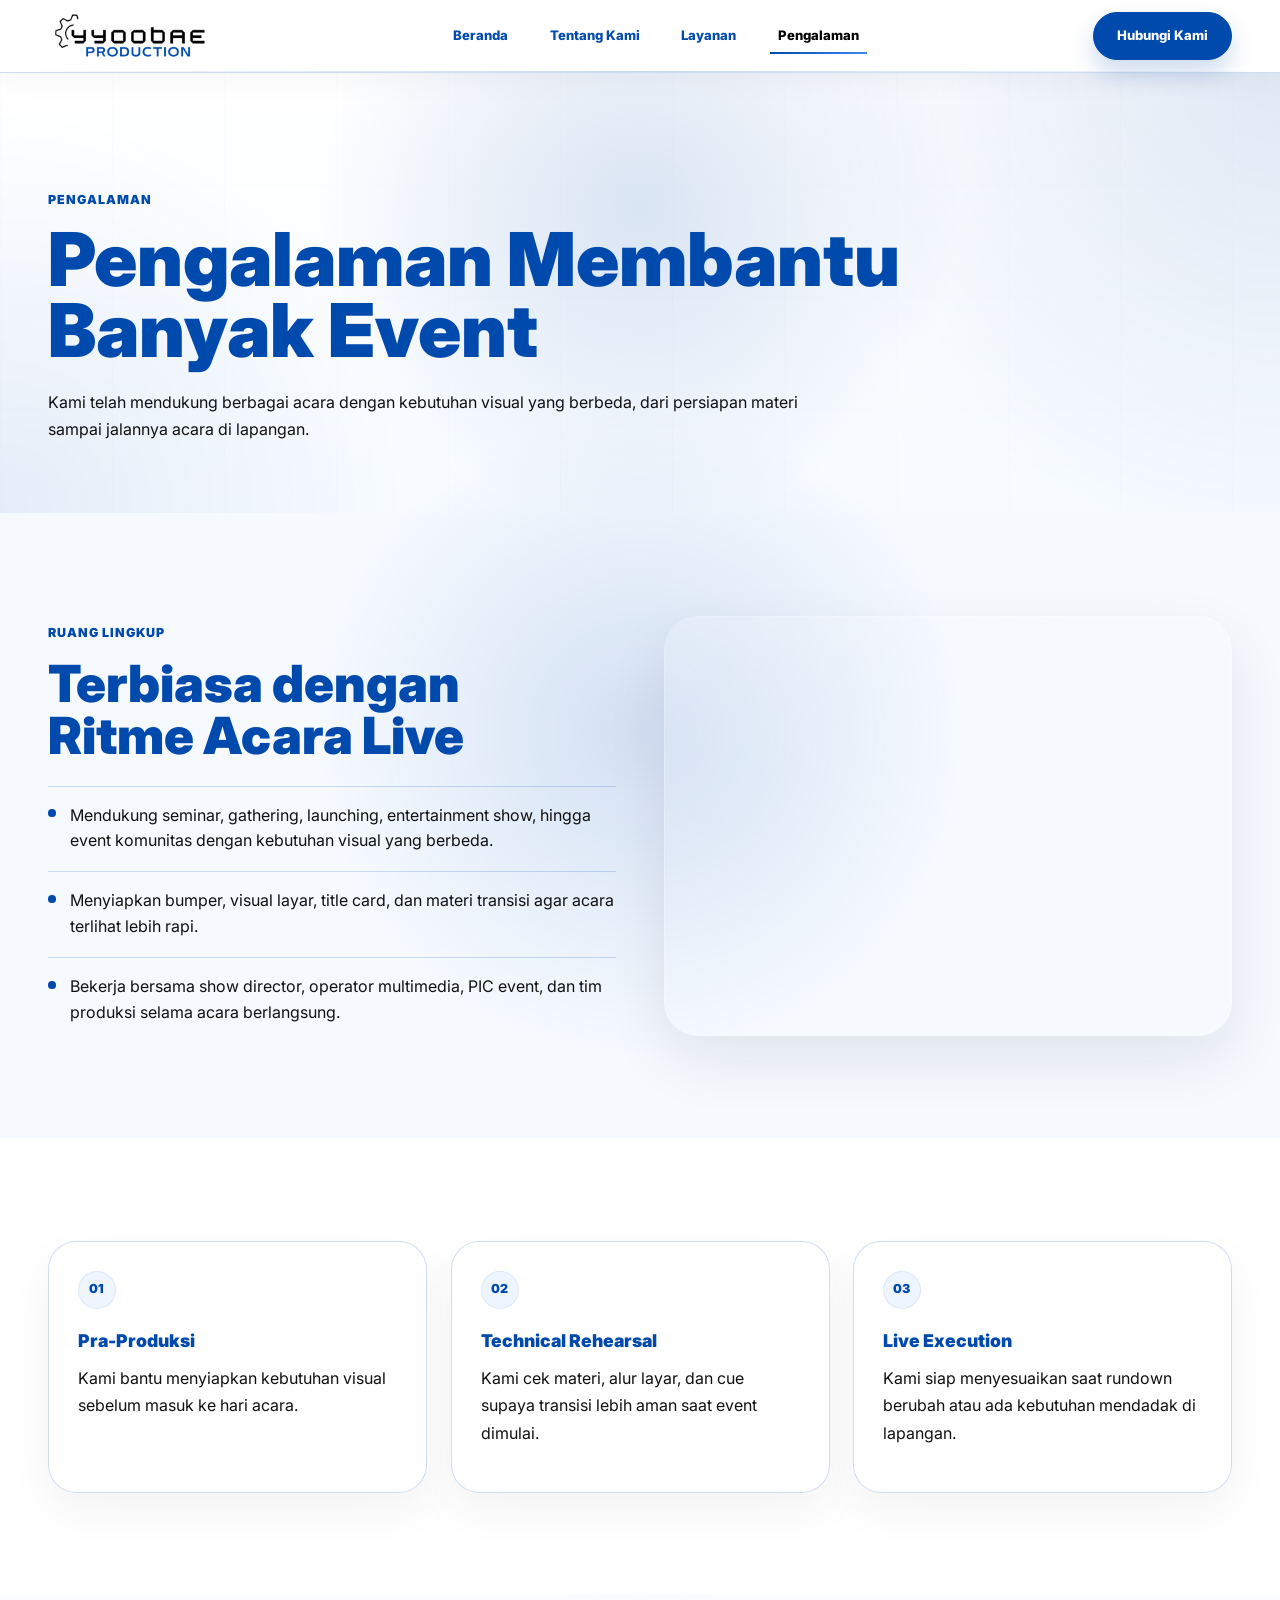
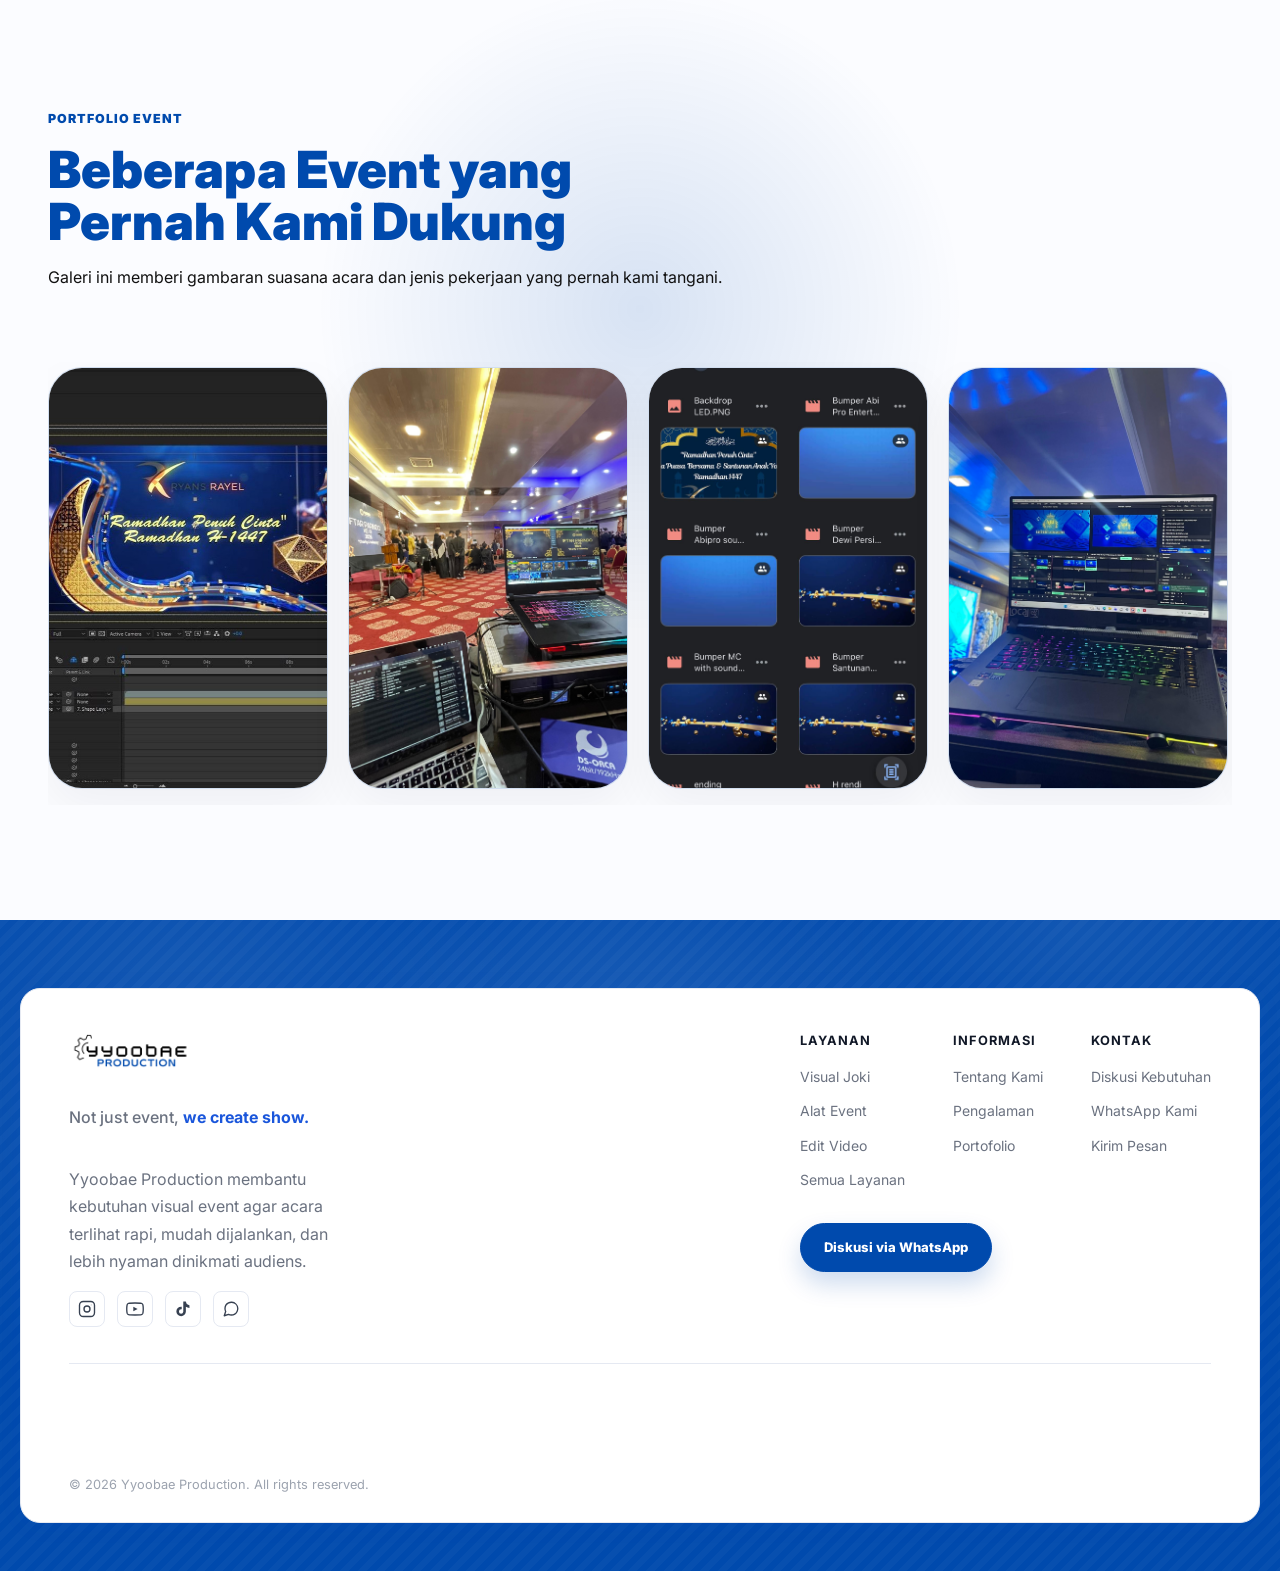
<file: public/experience.html>
﻿<!doctype html>
<html lang="id">
  <head>
    <meta charset="utf-8" />
    <meta name="viewport" content="width=device-width, initial-scale=1" />
    <title>Pengalaman Yyoobae Production | Visual Event</title>
    <link rel="preconnect" href="https://fonts.googleapis.com" />
    <link rel="preconnect" href="https://fonts.gstatic.com" crossorigin />
    <link
      href="https://fonts.googleapis.com/css2?family=Inter:wght@400;500;600;700;800;900&display=swap"
      rel="stylesheet"
    />
    <link
      href="https://cdn.jsdelivr.net/npm/bootstrap@5.3.3/dist/css/bootstrap.min.css"
      rel="stylesheet"
    />
    <link rel="stylesheet" href="../css/style.css" />
  </head>
  <body class="page-shell">
    <header class="site-header fixed-top" data-nav>
      <nav class="navbar navbar-expand-lg">
        <div class="container-fluid px-4 px-xl-5">
          <a
            class="brand-lockup"
            href="../index.html"
            aria-label="Yyoobae Production home"
            ><img
              class="brand-logo"
              src="../images/logo-yyoobae.png"
              alt="Yyoobae Production" /></a
          ><button
            class="navbar-toggler"
            type="button"
            data-bs-toggle="collapse"
            data-bs-target="#mainNav"
            aria-controls="mainNav"
            aria-expanded="false"
            aria-label="Toggle navigation"
          >
            <span class="navbar-toggler-icon"></span>
          </button>
          <div class="collapse navbar-collapse" id="mainNav">
            <ul class="navbar-nav main-menu mx-lg-auto">
              <li class="nav-item">
                <a class="nav-link" href="../index.html">Beranda</a>
              </li>
              <li class="nav-item">
                <a class="nav-link" href="about.html">Tentang Kami</a>
              </li>
              <li class="nav-item">
                <a class="nav-link" href="services.html">Layanan</a>
              </li>
              <li class="nav-item">
                <a class="nav-link" href="experience.html">Pengalaman</a>
              </li>
            </ul>
            <a class="btn btn-primary-blue" href="contact.html">Hubungi Kami</a>
          </div>
        </div>
      </nav>
    </header>
    <main>
      <section class="page-hero">
        <div class="container-fluid px-4 px-xl-5">
          <div class="reveal">
            <p class="eyebrow dark">Pengalaman</p>
            <h1>Pengalaman Membantu Banyak Event</h1>
            <p class="section-copy">
              Kami telah mendukung berbagai acara dengan kebutuhan visual yang
              berbeda, dari persiapan materi sampai jalannya acara di lapangan.
            </p>
          </div>
        </div>
      </section>
      <section class="detail-section soft">
        <div class="container-fluid px-4 px-xl-5">
          <div class="row g-5 align-items-center">
            <div class="col-lg-6">
              <div class="reveal">
                <p class="eyebrow dark">Ruang Lingkup</p>
                <h2>Terbiasa dengan Ritme Acara Live</h2>
                <ul class="detail-list mt-4">
                  <li>
                    Mendukung seminar, gathering, launching, entertainment show,
                    hingga event komunitas dengan kebutuhan visual yang berbeda.
                  </li>
                  <li>
                    Menyiapkan bumper, visual layar, title card, dan materi
                    transisi agar acara terlihat lebih rapi.
                  </li>
                  <li>
                    Bekerja bersama show director, operator multimedia, PIC
                    event, dan tim produksi selama acara berlangsung.
                  </li>
                </ul>
              </div>
            </div>
            <div class="col-lg-6">
              <div
                class="media-panel reveal"
                style="
                  background-image: url(&quot;https://images.unsplash.com/photo-1505373877841-8d25f7d46678?auto=format&fit=crop&w=1200&q=80&quot;);
                "
              ></div>
            </div>
          </div>
        </div>
      </section>
      <section class="detail-section">
        <div class="container-fluid px-4 px-xl-5">
          <div class="row g-4">
            <div class="col-md-4">
              <article class="detail-card reveal">
                <span>01</span>
                <h3>Pra-Produksi</h3>
                <p>
                  Kami bantu menyiapkan kebutuhan visual sebelum masuk ke hari
                  acara.
                </p>
              </article>
            </div>
            <div class="col-md-4">
              <article class="detail-card reveal">
                <span>02</span>
                <h3>Technical Rehearsal</h3>
                <p>
                  Kami cek materi, alur layar, dan cue supaya transisi lebih
                  aman saat event dimulai.
                </p>
              </article>
            </div>
            <div class="col-md-4">
              <article class="detail-card reveal">
                <span>03</span>
                <h3>Live Execution</h3>
                <p>
                  Kami siap menyesuaikan saat rundown berubah atau ada kebutuhan
                  mendadak di lapangan.
                </p>
              </article>
            </div>
          </div>
        </div>
      </section>
      <section class="portfolio-section">
        <div class="container-fluid px-4 px-xl-5">
          <div class="portfolio-top reveal">
            <div>
              <p class="eyebrow dark">Portfolio Event</p>
              <h2>Beberapa Event yang Pernah Kami Dukung</h2>
              <p class="section-copy">
                Galeri ini memberi gambaran suasana acara dan jenis pekerjaan
                yang pernah kami tangani.
              </p>
            </div>
          </div>
          <div
            class="portfolio-scroll reveal"
            aria-label="Portfolio event Yyoobae Production"
          >
            <article class="case-card portfolio-slide">
              <img
                src="../images/c58584d6-c7df-4e50-80f8-5561899fdbca.jpg"
                alt="Dokumentasi portfolio event Yyoobae Production 1"
                loading="lazy"
              />
            </article>
            <article class="case-card portfolio-slide">
              <img
                src="../images/6df71a28-fe80-46a3-9602-06e1453991d8.jpg"
                alt="Dokumentasi portfolio event Yyoobae Production 2"
                loading="lazy"
              />
            </article>
            <article class="case-card portfolio-slide">
              <img
                src="../images/68d3dbf5-832c-4356-9b3b-5428c1609407.jpg"
                alt="Dokumentasi portfolio event Yyoobae Production 3"
                loading="lazy"
              />
            </article>
            <article class="case-card portfolio-slide">
              <img
                src="../images/74cb07f8-f507-4451-856d-1342e1a874b1.jpg"
                alt="Dokumentasi portfolio event Yyoobae Production 4"
                loading="lazy"
              />
            </article>
            <article class="case-card portfolio-slide">
              <img
                src="../images/76052861-1c75-46c5-a7d7-2b0a48bee469.jpg"
                alt="Dokumentasi portfolio event Yyoobae Production 5"
                loading="lazy"
              />
            </article>
            <article class="case-card portfolio-slide">
              <img
                src="../images/ad7ed8a3-7029-46fa-a186-b3a63f393ef1.jpg"
                alt="Dokumentasi portfolio event Yyoobae Production 6"
                loading="lazy"
              />
            </article>
          </div>
        </div>
      </section>
    </main>
    <footer class="contact-section blue-section">
      <div class="footer-card">
        <div class="container-fluid px-4 px-xl-5">
          <!-- Footer Main: Brand kiri | Nav columns kanan -->
          <div class="footer-main">
            <!-- Kiri: Logo + Tagline + Sosial -->
            <div class="footer-brand">
              <div class="footer-logo-wrap">
                <img
                  class="footer-logo"
                  src="../images/logo-yyoobae.png"
                  alt="Yyoobae Production"
                />
              </div>
              <p class="footer-tagline">
                Not just event, <strong>we create show.</strong>
              </p>
              <p class="footer-desc">
                Yyoobae Production membantu kebutuhan visual event agar acara
                terlihat rapi, mudah dijalankan, dan lebih nyaman dinikmati
                audiens.
              </p>
              <div class="footer-social" aria-label="Media sosial Yyoobae">
                <!-- Instagram -->
                <a href="#" aria-label="Instagram" class="social-icon">
                  <svg
                    width="18"
                    height="18"
                    viewBox="0 0 24 24"
                    fill="none"
                    stroke="currentColor"
                    stroke-width="1.8"
                    stroke-linecap="round"
                    stroke-linejoin="round"
                  >
                    <rect x="2" y="2" width="20" height="20" rx="5" />
                    <circle cx="12" cy="12" r="4" />
                    <circle
                      cx="17.5"
                      cy="6.5"
                      r="0.5"
                      fill="currentColor"
                      stroke="none"
                    />
                  </svg>
                </a>
                <!-- YouTube -->
                <a href="#" aria-label="YouTube" class="social-icon">
                  <svg
                    width="18"
                    height="18"
                    viewBox="0 0 24 24"
                    fill="none"
                    stroke="currentColor"
                    stroke-width="1.8"
                    stroke-linecap="round"
                    stroke-linejoin="round"
                  >
                    <path
                      d="M22.54 6.42a2.78 2.78 0 0 0-1.95-1.96C18.88 4 12 4 12 4s-6.88 0-8.59.46A2.78 2.78 0 0 0 1.46 6.42 29 29 0 0 0 1 12a29 29 0 0 0 .46 5.58 2.78 2.78 0 0 0 1.95 1.96C5.12 20 12 20 12 20s6.88 0 8.59-.46a2.78 2.78 0 0 0 1.96-1.96A29 29 0 0 0 23 12a29 29 0 0 0-.46-5.58z"
                    />
                    <polygon
                      points="9.75 15.02 15.5 12 9.75 8.98 9.75 15.02"
                      fill="currentColor"
                      stroke="none"
                    />
                  </svg>
                </a>
                <!-- TikTok -->
                <a href="#" aria-label="TikTok" class="social-icon">
                  <svg
                    width="18"
                    height="18"
                    viewBox="0 0 24 24"
                    fill="currentColor"
                  >
                    <path
                      d="M19.59 6.69a4.83 4.83 0 0 1-3.77-4.25V2h-3.45v13.67a2.89 2.89 0 0 1-2.88 2.5 2.89 2.89 0 0 1-2.89-2.89 2.89 2.89 0 0 1 2.89-2.89c.28 0 .54.04.79.1V9.01a6.33 6.33 0 0 0-.79-.05 6.34 6.34 0 0 0-6.34 6.34 6.34 6.34 0 0 0 6.34 6.34 6.34 6.34 0 0 0 6.33-6.34V9.05a8.16 8.16 0 0 0 4.78 1.52V7.12a4.85 4.85 0 0 1-1.01-.43z"
                    />
                  </svg>
                </a>
                <!-- WhatsApp -->
                <a href="#" aria-label="WhatsApp" class="social-icon">
                  <svg
                    width="18"
                    height="18"
                    viewBox="0 0 24 24"
                    fill="none"
                    stroke="currentColor"
                    stroke-width="1.8"
                    stroke-linecap="round"
                    stroke-linejoin="round"
                  >
                    <path
                      d="M21 11.5a8.38 8.38 0 0 1-.9 3.8 8.5 8.5 0 0 1-7.6 4.7 8.38 8.38 0 0 1-3.8-.9L3 21l1.9-5.7a8.38 8.38 0 0 1-.9-3.8 8.5 8.5 0 0 1 4.7-7.6 8.38 8.38 0 0 1 3.8-.9h.5a8.48 8.48 0 0 1 8 8v.5z"
                    />
                  </svg>
                </a>
              </div>
            </div>

            <!-- Kanan: 3 kolom nav + CTA -->
            <div class="footer-right-col">
              <div class="footer-nav-grid">
                <div class="footer-nav-col">
                  <h4>Layanan</h4>
                  <ul>
                    <li><a href="public/services.html">Visual Joki</a></li>
                    <li><a href="public/services.html">Alat Event</a></li>
                    <li><a href="public/services.html">Edit Video</a></li>
                    <li><a href="public/services.html">Semua Layanan</a></li>
                  </ul>
                </div>
                <div class="footer-nav-col">
                  <h4>Informasi</h4>
                  <ul>
                    <li><a href="public/about.html">Tentang Kami</a></li>
                    <li><a href="public/experience.html">Pengalaman</a></li>
                    <li><a href="public/experience.html">Portofolio</a></li>
                  </ul>
                </div>
                <div class="footer-nav-col">
                  <h4>Kontak</h4>
                  <ul>
                    <li><a href="public/contact.html">Diskusi Kebutuhan</a></li>
                    <li><a href="public/contact.html">WhatsApp Kami</a></li>
                    <li><a href="public/contact.html">Kirim Pesan</a></li>
                  </ul>
                </div>
              </div>
              <div class="footer-cta">
                <a
                  class="btn btn-primary-blue"
                  href="https://wa.me/+62853-2259-0665"
                  target="_blank"
                  rel="noopener"
                  >Diskusi via WhatsApp</a
                >
              </div>
            </div>
            <!-- /footer-right-col -->
          </div>

          <!-- Divider -->
          <div class="footer-divider"></div>

          <!-- Footer Bottom: copyright -->
          <div class="footer-bottom">
            <p>&copy; 2026 Yyoobae Production. All rights reserved.</p>
          </div>
        </div>
      </div>
    </footer>
    <script src="https://code.jquery.com/jquery-3.7.1.min.js"></script>
    <script src="https://cdn.jsdelivr.net/npm/bootstrap@5.3.3/dist/js/bootstrap.bundle.min.js"></script>
    <script src="../js/main.js"></script>
  </body>
</html>
</file>
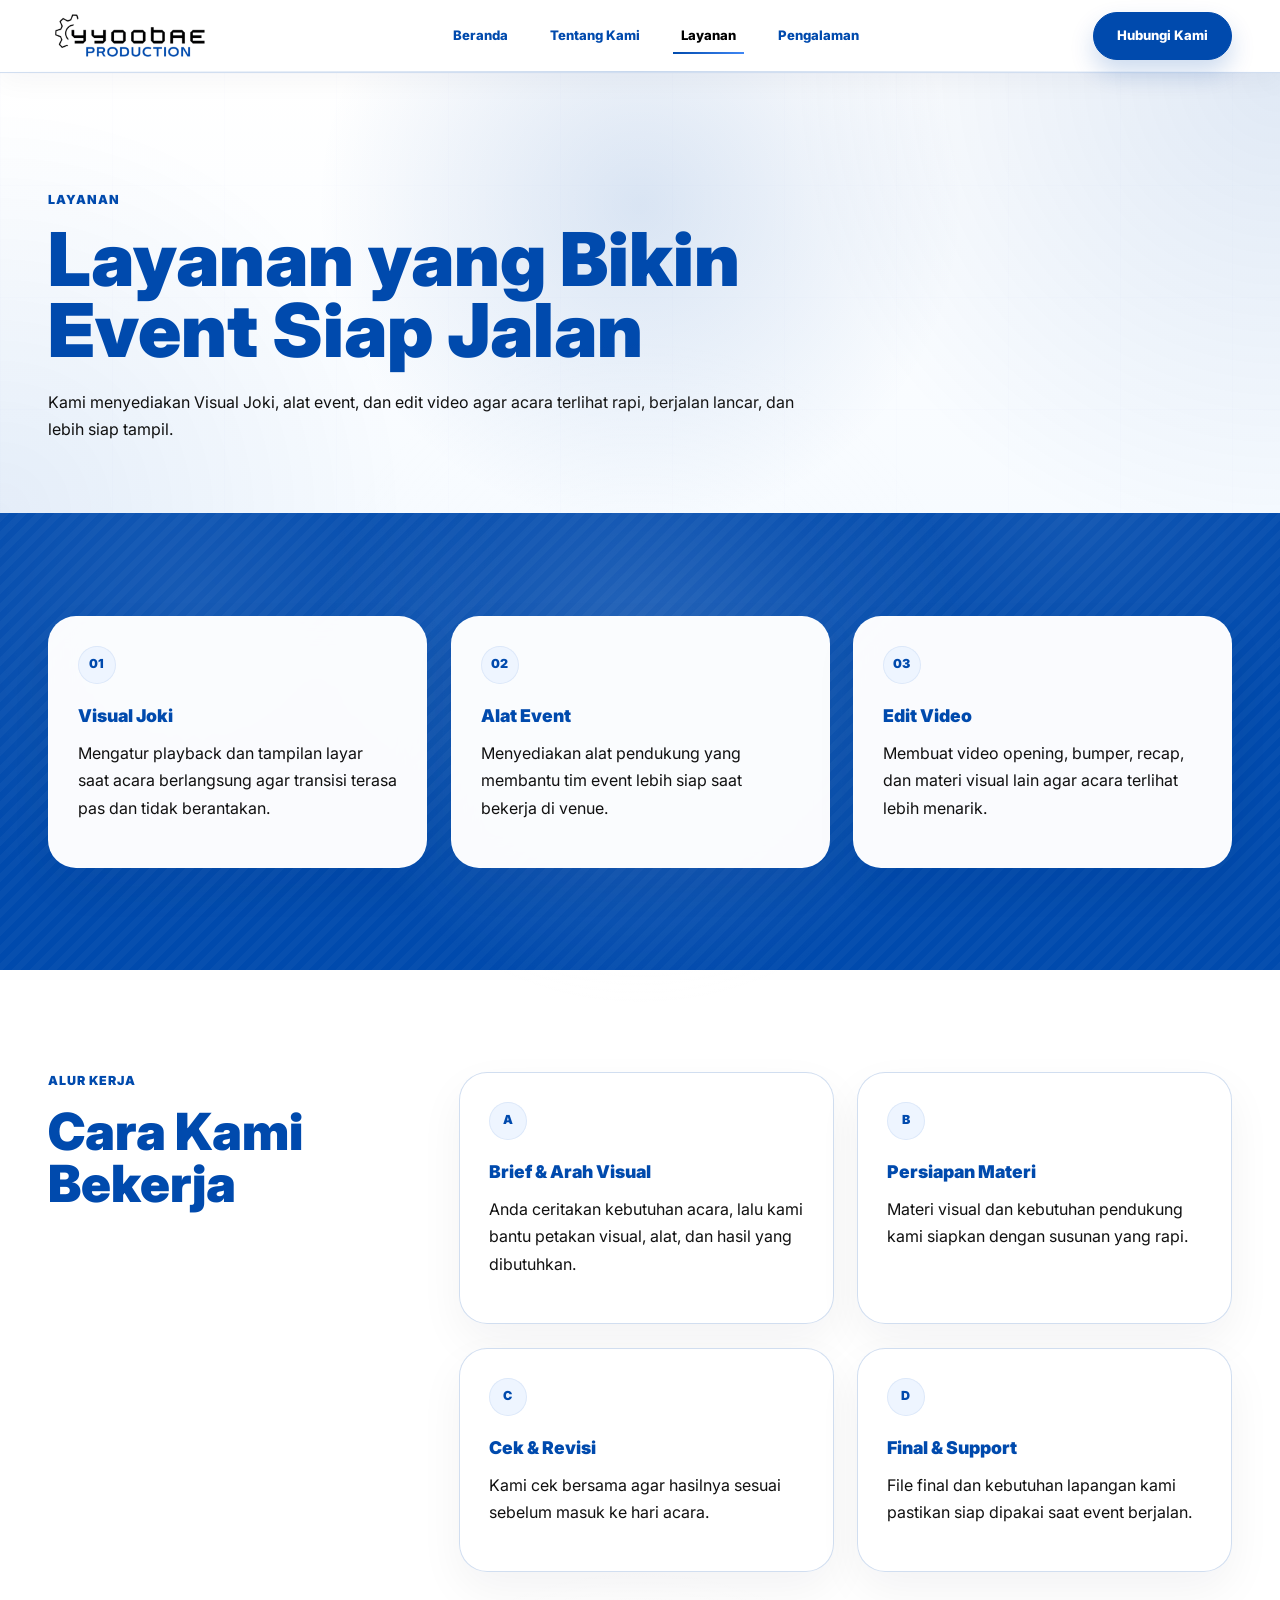
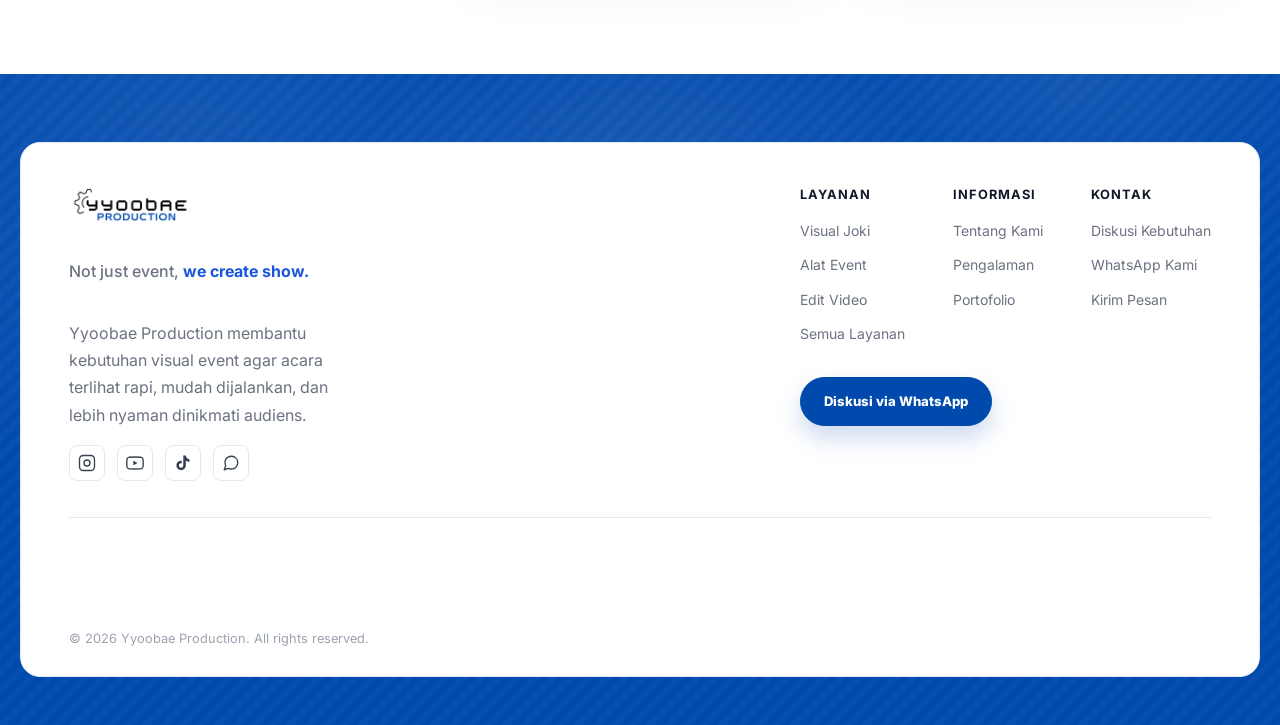
<file: public/services.html>
﻿<!doctype html>
<html lang="id">
  <head>
    <meta charset="utf-8">
    <meta name="viewport" content="width=device-width, initial-scale=1">
    <title>Layanan Yyoobae Production | Visual Joki, Alat Event & Edit Video</title>
    <link rel="preconnect" href="https://fonts.googleapis.com">
    <link rel="preconnect" href="https://fonts.gstatic.com" crossorigin>
    <link href="https://fonts.googleapis.com/css2?family=Inter:wght@400;500;600;700;800;900&display=swap" rel="stylesheet">
    <link href="https://cdn.jsdelivr.net/npm/bootstrap@5.3.3/dist/css/bootstrap.min.css" rel="stylesheet">
    <link rel="stylesheet" href="../css/style.css">
  </head>
  <body class="page-shell">
    <header class="site-header fixed-top" data-nav>
      <nav class="navbar navbar-expand-lg"><div class="container-fluid px-4 px-xl-5"><a class="brand-lockup" href="../index.html" aria-label="Yyoobae Production home"><img class="brand-logo" src="../images/logo-yyoobae.png" alt="Yyoobae Production"></a><button class="navbar-toggler" type="button" data-bs-toggle="collapse" data-bs-target="#mainNav" aria-controls="mainNav" aria-expanded="false" aria-label="Toggle navigation"><span class="navbar-toggler-icon"></span></button><div class="collapse navbar-collapse" id="mainNav"><ul class="navbar-nav main-menu mx-lg-auto"><li class="nav-item"><a class="nav-link" href="../index.html">Beranda</a></li><li class="nav-item"><a class="nav-link" href="about.html">Tentang Kami</a></li><li class="nav-item"><a class="nav-link" href="services.html">Layanan</a></li><li class="nav-item"><a class="nav-link" href="experience.html">Pengalaman</a></li></ul><a class="btn btn-primary-blue" href="contact.html">Hubungi Kami</a></div></div></nav>
    </header>
    <main>
      <section class="page-hero">
        <div class="container-fluid px-4 px-xl-5">
          <div class="reveal">
            <p class="eyebrow dark">Layanan</p>
            <h1>Layanan yang Bikin Event Siap Jalan</h1>
            <p class="section-copy">Kami menyediakan Visual Joki, alat event, dan edit video agar acara terlihat rapi, berjalan lancar, dan lebih siap tampil.</p>
          </div>
        </div>
      </section>

      <section class="detail-section blue-band">
        <div class="container-fluid px-4 px-xl-5">
          <div class="row g-4">
            <div class="col-md-6 col-xl-4"><article class="detail-card reveal"><span>01</span><h3>Visual Joki</h3><p>Mengatur playback dan tampilan layar saat acara berlangsung agar transisi terasa pas dan tidak berantakan.</p></article></div>
            <div class="col-md-6 col-xl-4"><article class="detail-card reveal"><span>02</span><h3>Alat Event</h3><p>Menyediakan alat pendukung yang membantu tim event lebih siap saat bekerja di venue.</p></article></div>
            <div class="col-md-6 col-xl-4"><article class="detail-card reveal"><span>03</span><h3>Edit Video</h3><p>Membuat video opening, bumper, recap, dan materi visual lain agar acara terlihat lebih menarik.</p></article></div>
          </div>
        </div>
      </section>

      <section class="detail-section">
        <div class="container-fluid px-4 px-xl-5">
          <div class="row g-5">
            <div class="col-lg-4"><div class="reveal"><p class="eyebrow dark">Alur Kerja</p><h2>Cara Kami Bekerja</h2></div></div>
            <div class="col-lg-8">
              <div class="row g-4">
                <div class="col-md-6"><article class="process-card reveal"><span>A</span><h3>Brief & Arah Visual</h3><p>Anda ceritakan kebutuhan acara, lalu kami bantu petakan visual, alat, dan hasil yang dibutuhkan.</p></article></div>
                <div class="col-md-6"><article class="process-card reveal"><span>B</span><h3>Persiapan Materi</h3><p>Materi visual dan kebutuhan pendukung kami siapkan dengan susunan yang rapi.</p></article></div>
                <div class="col-md-6"><article class="process-card reveal"><span>C</span><h3>Cek & Revisi</h3><p>Kami cek bersama agar hasilnya sesuai sebelum masuk ke hari acara.</p></article></div>
                <div class="col-md-6"><article class="process-card reveal"><span>D</span><h3>Final & Support</h3><p>File final dan kebutuhan lapangan kami pastikan siap dipakai saat event berjalan.</p></article></div>
              </div>
            </div>
          </div>
        </div>
      </section>
    </main>
    <footer class="contact-section blue-section">
      <div class="footer-card">
        <div class="container-fluid px-4 px-xl-5">

          <!-- Footer Main: Brand kiri | Nav columns kanan -->
          <div class="footer-main">

            <!-- Kiri: Logo + Tagline + Sosial -->
            <div class="footer-brand">
              <div class="footer-logo-wrap">
                <img class="footer-logo" src="../images/logo-yyoobae.png" alt="Yyoobae Production">
              </div>
              <p class="footer-tagline">Not just event, <strong>we create show.</strong></p>
              <p class="footer-desc">Yyoobae Production membantu kebutuhan visual event agar acara terlihat rapi, mudah dijalankan, dan lebih nyaman dinikmati audiens.</p>
              <div class="footer-social" aria-label="Media sosial Yyoobae">
                <!-- Instagram -->
                <a href="#" aria-label="Instagram" class="social-icon">
                  <svg width="18" height="18" viewBox="0 0 24 24" fill="none" stroke="currentColor" stroke-width="1.8" stroke-linecap="round" stroke-linejoin="round"><rect x="2" y="2" width="20" height="20" rx="5"/><circle cx="12" cy="12" r="4"/><circle cx="17.5" cy="6.5" r="0.5" fill="currentColor" stroke="none"/></svg>
                </a>
                <!-- YouTube -->
                <a href="#" aria-label="YouTube" class="social-icon">
                  <svg width="18" height="18" viewBox="0 0 24 24" fill="none" stroke="currentColor" stroke-width="1.8" stroke-linecap="round" stroke-linejoin="round"><path d="M22.54 6.42a2.78 2.78 0 0 0-1.95-1.96C18.88 4 12 4 12 4s-6.88 0-8.59.46A2.78 2.78 0 0 0 1.46 6.42 29 29 0 0 0 1 12a29 29 0 0 0 .46 5.58 2.78 2.78 0 0 0 1.95 1.96C5.12 20 12 20 12 20s6.88 0 8.59-.46a2.78 2.78 0 0 0 1.96-1.96A29 29 0 0 0 23 12a29 29 0 0 0-.46-5.58z"/><polygon points="9.75 15.02 15.5 12 9.75 8.98 9.75 15.02" fill="currentColor" stroke="none"/></svg>
                </a>
                <!-- TikTok -->
                <a href="#" aria-label="TikTok" class="social-icon">
                  <svg width="18" height="18" viewBox="0 0 24 24" fill="currentColor"><path d="M19.59 6.69a4.83 4.83 0 0 1-3.77-4.25V2h-3.45v13.67a2.89 2.89 0 0 1-2.88 2.5 2.89 2.89 0 0 1-2.89-2.89 2.89 2.89 0 0 1 2.89-2.89c.28 0 .54.04.79.1V9.01a6.33 6.33 0 0 0-.79-.05 6.34 6.34 0 0 0-6.34 6.34 6.34 6.34 0 0 0 6.34 6.34 6.34 6.34 0 0 0 6.33-6.34V9.05a8.16 8.16 0 0 0 4.78 1.52V7.12a4.85 4.85 0 0 1-1.01-.43z"/></svg>
                </a>
                <!-- WhatsApp -->
                <a href="#" aria-label="WhatsApp" class="social-icon">
                  <svg width="18" height="18" viewBox="0 0 24 24" fill="none" stroke="currentColor" stroke-width="1.8" stroke-linecap="round" stroke-linejoin="round"><path d="M21 11.5a8.38 8.38 0 0 1-.9 3.8 8.5 8.5 0 0 1-7.6 4.7 8.38 8.38 0 0 1-3.8-.9L3 21l1.9-5.7a8.38 8.38 0 0 1-.9-3.8 8.5 8.5 0 0 1 4.7-7.6 8.38 8.38 0 0 1 3.8-.9h.5a8.48 8.48 0 0 1 8 8v.5z"/></svg>
                </a>
              </div>
            </div>

            <!-- Kanan: 3 kolom nav + CTA -->
            <div class="footer-right-col">
            <div class="footer-nav-grid">
              <div class="footer-nav-col">
                <h4>Layanan</h4>
                <ul>
                  <li><a href="public/services.html">Visual Joki</a></li>
                  <li><a href="public/services.html">Alat Event</a></li>
                  <li><a href="public/services.html">Edit Video</a></li>
                  <li><a href="public/services.html">Semua Layanan</a></li>
                </ul>
              </div>
              <div class="footer-nav-col">
                <h4>Informasi</h4>
                <ul>
                  <li><a href="public/about.html">Tentang Kami</a></li>
                  <li><a href="public/experience.html">Pengalaman</a></li>
                  <li><a href="public/experience.html">Portofolio</a></li>
                </ul>
              </div>
              <div class="footer-nav-col">
                <h4>Kontak</h4>
                <ul>
                  <li><a href="public/contact.html">Diskusi Kebutuhan</a></li>
                  <li><a href="public/contact.html">WhatsApp Kami</a></li>
                  <li><a href="public/contact.html">Kirim Pesan</a></li>
                </ul>
              </div>
            </div>
              <div class="footer-cta">
                <a class="btn btn-primary-blue" href="https://wa.me/+62853-2259-0665" target="_blank" rel="noopener">Diskusi via WhatsApp</a>
              </div>
            </div><!-- /footer-right-col -->

          </div>

          <!-- Divider -->
          <div class="footer-divider"></div>

          <!-- Footer Bottom: copyright -->
          <div class="footer-bottom">
            <p>&copy; 2026 Yyoobae Production. All rights reserved.</p>
          </div>

        </div>
      </div>
    </footer>
    <script src="https://code.jquery.com/jquery-3.7.1.min.js"></script><script src="https://cdn.jsdelivr.net/npm/bootstrap@5.3.3/dist/js/bootstrap.bundle.min.js"></script><script src="../js/main.js"></script>
  </body>
</html>
</file>
<file: css/style.css>
:root {
  --blue: #004aad;
  --blue-700: #003c8d;
  --blue-900: #002d6b;
  --blue-050: #eef5ff;
  --blue-100: #dceafe;
  --ink: #004aad;
  --muted: #111111;
  --line: rgba(0, 74, 173, 0.18);
  --soft: #f6faff;
  --white: #ffffff;
  --shadow-soft: 0 18px 45px rgba(16, 24, 40, 0.05);
  --shadow-card: 0 20px 36px rgba(0, 30, 80, 0.1);
  --shadow-card-strong: 0 30px 58px rgba(0, 30, 80, 0.16);
  --shadow-blue: 0 20px 42px rgba(0, 74, 173, 0.24);
  --radius-xl: 34px;
  --radius-lg: 28px;
  --radius-md: 22px;
  --radius-sm: 16px;
}

/* Base */
* {
  box-sizing: border-box;
}

html {
  scroll-behavior: smooth;
  scroll-padding-top: 88px;
}

body {
  margin: 0;
  overflow-x: hidden;
  background: linear-gradient(180deg, var(--white), #f8fbff);
  color: var(--ink);
  font-family: "Inter", Arial, sans-serif;
  letter-spacing: 0;
}

a {
  color: inherit;
  text-decoration: none;
}

img,
iframe {
  display: block;
  max-width: 100%;
}

section,footer {
  position: relative;
}

h1,
h2,
h3,
p {
  margin-top: 0;
}

h1,
h2 {
  text-wrap: balance;
}

.page-progress {
  position: fixed;
  inset: 0 0 auto;
  height: 3px;
  transform: scaleX(0);
  transform-origin: left center;
  background: linear-gradient(90deg, var(--blue), #1e74e7, #68a7ff);
  box-shadow: 0 0 18px rgba(0, 74, 173, 0.36);
  pointer-events: none;
  z-index: 1200;
}

/* Navbar */
.site-header {
  position: relative;
  background: rgba(255, 255, 255, 0.98);
  border-bottom: 1px solid var(--line);
  box-shadow: 0 8px 28px rgba(16, 24, 40, 0.04);
  transition: background 0.25s ease, box-shadow 0.25s ease, backdrop-filter 0.25s ease;
}

.site-header::after {
  position: absolute;
  inset: auto 0 0;
  height: 1px;
  background: linear-gradient(90deg, transparent, rgba(0, 74, 173, 0.22), transparent);
  content: "";
}

.site-header.is-scrolled {
  background: rgba(255, 255, 255, 0.82);
  backdrop-filter: blur(18px);
  box-shadow: 0 14px 38px rgba(16, 24, 40, 0.08);
}

.navbar {
  min-height: 72px;
  padding: 0;
}

.brand-lockup {
  display: inline-flex;
  align-items: center;
  gap: 0;
  color: var(--blue);
  font-size: 1.05rem;
  font-weight: 900;
  transition: transform 0.3s ease;
}

.brand-logo {
  display: block;
  width: auto;
  height: 48px;
  object-fit: contain;
}

.brand-lockup:hover {
  transform: translateY(-1px);
}

.brand-lockup.light {
  color: var(--white);
}

.brand-mark {
  display: inline-grid;
  place-items: center;
  width: 28px;
  height: 28px;
  border-radius: 8px;
  background: var(--blue);
  color: var(--white);
  font-weight: 900;
  box-shadow: 0 10px 22px rgba(0, 74, 173, 0.22);
  transition: transform 0.3s ease, box-shadow 0.3s ease;
}

.brand-lockup:hover .brand-mark {
  transform: rotate(-8deg) scale(1.05);
  box-shadow: 0 14px 28px rgba(0, 74, 173, 0.3);
}

.brand-lockup.light .brand-mark {
  background: var(--white);
  color: var(--blue);
}

.main-menu {
  gap: clamp(0.3rem, 2vw, 1.6rem);
}

.nav-link {
  position: relative;
  color: var(--ink);
  font-size: 0.82rem;
  font-weight: 800;
  padding: 0.35rem 0.2rem;
  transition: color 0.25s ease;
}

.nav-link::after {
  position: absolute;
  left: 0;
  bottom: -0.15rem;
  width: 100%;
  height: 2px;
  background: linear-gradient(90deg, var(--blue), #3f87f5);
  transform: scaleX(0);
  transform-origin: left center;
  transition: transform 0.25s ease;
  content: "";
}

.nav-link:hover,
.nav-link:focus,
.nav-link.active {
  color: var(--blue);
}

.nav-link:hover::after,
.nav-link:focus::after,
.nav-link.active::after {
  transform: scaleX(1);
}

.navbar-toggler {
  border-color: rgba(0, 74, 173, 0.18);
  border-radius: 14px;
  padding: 0.45rem 0.55rem;
}

.navbar-toggler:focus {
  box-shadow: 0 0 0 0.2rem rgba(0, 74, 173, 0.14);
}

.btn {
  position: relative;
  overflow: hidden;
  border-radius: 999px;
  border-width: 1px;
  font-size: 0.82rem;
  font-weight: 800;
  padding: 0.85rem 1.45rem;
  isolation: isolate;
  transition: transform 0.25s ease, box-shadow 0.25s ease, background 0.25s ease, color 0.25s ease;
}

.btn::before {
  position: absolute;
  top: -120%;
  bottom: -120%;
  left: -35%;
  width: 35%;
  background: linear-gradient(90deg, transparent, rgba(255, 255, 255, 0.42), transparent);
  transform: translateX(-220%) skewX(-20deg);
  transition: transform 0.75s ease;
  content: "";
  z-index: -1;
}

.btn:hover,
.btn:focus-visible {
  transform: translateY(-2px);
}

.btn:hover::before,
.btn:focus-visible::before {
  transform: translateX(520%) skewX(-20deg);
}

.btn-primary-blue {
  background: var(--blue);
  border-color: var(--blue);
  color: var(--white);
  box-shadow: 0 12px 24px rgba(0, 74, 173, 0.2);
}

.btn-primary-blue:hover,
.btn-primary-blue:focus,
.btn-primary-blue.active {
  background: var(--blue-700);
  border-color: var(--blue-700);
  color: var(--white);
  box-shadow: var(--shadow-blue);
}

.btn-outline-blue {
  border-color: var(--blue);
  color: var(--blue);
  background: rgba(255, 255, 255, 0.95);
}

.btn-outline-blue::before,
.btn-light-blue::before {
  background: linear-gradient(90deg, transparent, rgba(0, 74, 173, 0.14), transparent);
}

.btn-outline-blue:hover,
.btn-outline-blue:focus {
  background: var(--blue);
  color: var(--white);
  box-shadow: var(--shadow-blue);
}

.btn-light-blue {
  background: var(--white);
  color: var(--blue);
  border-color: var(--white);
}

/* Shared section rhythm */
.hero-section,
.page-hero,
.summary-section,
.detail-section.soft,
.portfolio-section,
.social-section,
.blue-band,
.blue-section {
  isolation: isolate;
}

.hero-section,
.page-hero {
  overflow: hidden;
  background:
    radial-gradient(circle at 100% 0%, rgba(0, 74, 173, 0.12), transparent 36%),
    radial-gradient(circle at 0% 100%, rgba(0, 74, 173, 0.08), transparent 30%),
    linear-gradient(180deg, var(--white) 0%, #f7fbff 100%);
}

.hero-section::before,
.page-hero::before {
  position: absolute;
  inset: 0;
  background:
    linear-gradient(rgba(0, 74, 173, 0.08) 1px, transparent 1px),
    linear-gradient(90deg, rgba(0, 74, 173, 0.08) 1px, transparent 1px);
  background-size: 112px 112px;
  opacity: 0.14;
  pointer-events: none;
  content: "";
  z-index: 0;
}

.hero-section::after,
.page-hero::after,
.summary-section::before,
.detail-section.soft::before,
.portfolio-section::before,
.social-section::before,
.blue-band::after,
.blue-section::after {
  position: absolute;
  left: var(--pointer-x, 50%);
  top: var(--pointer-y, 34%);
  width: 42rem;
  height: 42rem;
  transform: translate(-50%, -50%);
  pointer-events: none;
  content: "";
  z-index: 0;
}

.hero-section::after,
.page-hero::after,
.summary-section::before,
.detail-section.soft::before,
.portfolio-section::before,
.social-section::before {
  background: radial-gradient(circle, rgba(0, 74, 173, 0.14), rgba(0, 74, 173, 0) 68%);
}

.blue-band::before,
.blue-section::before {
  position: absolute;
  inset: 0;
  background:
    radial-gradient(circle at 15% 20%, rgba(255, 255, 255, 0.18), transparent 28%),
    radial-gradient(circle at 84% 0%, rgba(255, 255, 255, 0.14), transparent 24%),
    linear-gradient(135deg, rgba(255, 255, 255, 0.06) 25%, transparent 25%, transparent 50%, rgba(255, 255, 255, 0.06) 50%, rgba(255, 255, 255, 0.06) 75%, transparent 75%, transparent);
  background-size: auto, auto, 18px 18px;
  opacity: 0.5;
  pointer-events: none;
  content: "";
  z-index: 0;
}

.blue-band::after,
.blue-section::after {
  background: radial-gradient(circle, rgba(255, 255, 255, 0.16), rgba(255, 255, 255, 0) 70%);
}

.hero-section > *,
.page-hero > *,
.summary-section > *,
.detail-section.soft > *,
.portfolio-section > *,
.social-section > *,
.blue-band > *,
.blue-section > * {
  position: relative;
  z-index: 1;
}

.hero-section {
  min-height: 620px;
  padding: 124px 0 78px;
}

.status-pill {
  display: inline-flex;
  align-items: center;
  gap: 0.55rem;
  margin-bottom: 1.8rem;
  padding: 0.6rem 0.95rem;
  border: 1px solid rgba(0, 74, 173, 0.18);
  border-radius: 999px;
  background: rgba(238, 245, 255, 0.88);
  color: var(--blue);
  font-size: 0.78rem;
  font-weight: 800;
  backdrop-filter: blur(16px);
  box-shadow: 0 14px 28px rgba(0, 74, 173, 0.08);
}

.status-pill::before {
  width: 0.55rem;
  height: 0.55rem;
  border-radius: 50%;
  background: var(--blue);
  box-shadow: 0 0 0 0 rgba(0, 74, 173, 0.32);
  animation: pulse-dot 2.6s infinite;
  content: "";
}

h1 {
  max-width: 760px;
  margin-bottom: 1.4rem;
  color: var(--ink);
  font-size: clamp(3rem, 6.3vw, 6.7rem);
  font-weight: 900;
  line-height: 0.96;
}

h1 span,
.eyebrow.dark,
.section-heading .eyebrow {
  color: var(--blue);
}

h2 {
  max-width: 860px;
  margin-bottom: 1rem;
  font-size: clamp(2rem, 4vw, 4.25rem);
  font-weight: 900;
  line-height: 1.02;
}

h3 {
  margin-bottom: 0.85rem;
  color: var(--ink);
  font-size: 1.1rem;
  font-weight: 900;
  line-height: 1.25;
}

.hero-copy p,
.section-copy,
.section-heading p,
.about-panel p,
.service-card p,
.metric-card p,
.case-overlay p,
.footer-brand p,
.footer-contact p {
  color: var(--muted);
  font-size: 1rem;
  line-height: 1.7;
}

.hero-copy p {
  max-width: 700px;
}

.hero-actions {
  display: flex;
  flex-wrap: wrap;
  gap: 1rem;
  margin-top: 2.2rem;
}

.hero-media {
  display: flex;
  justify-content: flex-end;
}

.video-frame,
.media-panel,
.event-carousel,
.case-card,
.social-tile {
  position: relative;
  overflow: hidden;
  border-radius: var(--radius-xl);
}

.video-frame {
  width: min(100%, 560px);
  aspect-ratio: 5 / 4.35;
  background:
    linear-gradient(180deg, rgba(0, 74, 173, 0.05), rgba(0, 74, 173, 0.22)),
    url("../images/hero-event.jpg") center/cover;
  box-shadow: 0 24px 60px rgba(16, 24, 40, 0.12);
}

.video-frame::before,
.media-panel::before,
.event-carousel::before {
  position: absolute;
  inset: 0;
  border: 1px solid rgba(255, 255, 255, 0.26);
  border-radius: inherit;
  pointer-events: none;
  content: "";
  z-index: 2;
}

.video-frame::after,
.media-panel::after {
  position: absolute;
  inset: 1px;
  background: linear-gradient(145deg, rgba(255, 255, 255, 0.16), transparent 35%);
  border-radius: inherit;
  pointer-events: none;
  content: "";
}

.video-frame iframe {
  position: absolute;
  inset: 0;
  width: 100%;
  height: 100%;
  border: 0;
  opacity: 0;
  pointer-events: none;
}

.video-cover {
  position: absolute;
  inset: auto 22px 22px 22px;
  display: flex;
  align-items: center;
  gap: 1rem;
  padding: 1.1rem;
  border: 1px solid rgba(255, 255, 255, 0.52);
  border-radius: var(--radius-md);
  background: rgba(255, 255, 255, 0.84);
  color: var(--ink);
  backdrop-filter: blur(18px);
  box-shadow: 0 16px 34px rgba(16, 24, 40, 0.08);
}

.video-cover strong,
.video-cover small {
  display: block;
}

.video-cover small {
  color: var(--muted);
}

.play-dot {
  position: relative;
  width: 46px;
  height: 46px;
  border-radius: 50%;
  background: var(--blue);
  box-shadow: inset 16px 0 0 rgba(255, 255, 255, 0.28);
}

.play-dot::after {
  position: absolute;
  inset: -8px;
  border: 1px solid rgba(0, 74, 173, 0.25);
  border-radius: 50%;
  animation: ring-pulse 2.4s ease-out infinite;
  content: "";
}

.blue-section {
  background: var(--blue);
  color: var(--white);
}

.services-section,
.about-section,
.portfolio-section,
.experience-section,
.social-section,
.contact-section {
  padding: clamp(5rem, 9vw, 9.5rem) 0;
}

.section-heading {
  max-width: 920px;
  margin-bottom: 3.4rem;
}

.section-heading h2 {
  color: var(--ink);
}

.blue-section .section-heading h2,
.blue-section .section-heading p,
.blue-section h2,
.blue-section .eyebrow {
  color: var(--white);
}

.blue-section .section-heading p {
  color: rgba(255, 255, 255, 0.86);
}

.eyebrow {
  margin-bottom: 0.9rem;
  color: var(--blue);
  font-size: 0.78rem;
  font-weight: 900;
  letter-spacing: 0.08em;
  text-transform: uppercase;
}

/* Surface cards */
.service-card,
.about-panel,
.summary-card,
.detail-card,
.process-card,
.metric-card,
.carousel-caption {
  position: relative;
  overflow: hidden;
  border-radius: var(--radius-lg);
}

.service-card,
.summary-card,
.detail-card,
.process-card,
.about-panel {
  border: 1px solid var(--line);
  box-shadow: var(--shadow-soft);
}

.service-card::before,
.about-panel::before,
.summary-card::before,
.detail-card::before,
.process-card::before,
.metric-card::before {
  position: absolute;
  inset: 0;
  background: linear-gradient(145deg, rgba(255, 255, 255, 0.72), rgba(255, 255, 255, 0) 56%);
  opacity: 0;
  transition: opacity 0.3s ease;
  pointer-events: none;
  content: "";
}

.service-card:hover::before,
.about-panel:hover::before,
.summary-card:hover::before,
.detail-card:hover::before,
.process-card:hover::before,
.metric-card:hover::before {
  opacity: 1;
}

.service-card:hover,
.about-panel:hover,
.summary-card:hover,
.detail-card:hover,
.process-card:hover,
.case-card:hover,
.social-tile:hover,
.video-frame:hover,
.media-panel:hover,
.event-carousel:hover {
  border-color: rgba(0, 74, 173, 0.26);
  box-shadow: var(--shadow-card-strong);
}

/* Service cards */
.service-card {
  height: 100%;
  min-height: 290px;
  padding: 2rem;
  background: var(--white);
  border: 1px solid rgba(255, 255, 255, 0.38);
  box-shadow: var(--shadow-card);
}

.card-icon {
  display: inline-grid;
  place-items: center;
  width: 44px;
  height: 44px;
  margin-bottom: 2rem;
  border-radius: 50%;
  background: var(--blue-050);
  color: var(--blue);
  font-size: 0.78rem;
  font-weight: 900;
  box-shadow: inset 0 0 0 1px rgba(0, 74, 173, 0.08);
}

.service-card a {
  color: var(--blue);
  font-size: 0.82rem;
  font-weight: 900;
}

/* About */
.about-section {
  background: var(--soft);
}

.about-panel {
  padding: 2.2rem;
  background: rgba(255, 255, 255, 0.96);
  backdrop-filter: blur(14px);
}

.about-panel ul {
  display: grid;
  gap: 0.75rem;
  margin: 1.4rem 0 0;
  padding: 0;
  list-style: none;
}

.about-panel li {
  position: relative;
  padding-left: 1.45rem;
  color: var(--ink);
  font-weight: 700;
}

.about-panel li::before {
  position: absolute;
  left: 0;
  top: 0.68rem;
  width: 0.45rem;
  height: 0.45rem;
  border-radius: 50%;
  background: var(--blue);
  content: "";
}

/* Root page architecture */
.page-shell {
  background: var(--white);
}

.page-hero {
  padding: 118px 0 54px;
}

.page-hero h1 {
  max-width: 980px;
  font-size: clamp(2.8rem, 5.8vw, 6.1rem);
}

.page-hero .section-copy {
  max-width: 760px;
}

.summary-section,
.detail-section {
  padding: clamp(4.5rem, 8vw, 8.5rem) 0;
}

.summary-grid {
  display: grid;
  grid-template-columns: repeat(4, minmax(0, 1fr));
  gap: 1.2rem;
}

.summary-card,
.detail-card,
.process-card {
  height: 100%;
  padding: 1.8rem;
  background: rgba(255, 255, 255, 0.96);
  backdrop-filter: blur(14px);
}

.summary-card span,
.detail-card span,
.process-card span {
  display: inline-grid;
  place-items: center;
  width: 38px;
  height: 38px;
  margin-bottom: 1.3rem;
  border-radius: 50%;
  background: var(--blue-050);
  color: var(--blue);
  font-size: 0.78rem;
  font-weight: 900;
  box-shadow: inset 0 0 0 1px rgba(0, 74, 173, 0.08);
}

.summary-card p,
.detail-card p,
.process-card p {
  color: var(--muted);
  line-height: 1.7;
}

.contact-info-card .contact-label {
  display: inline-block;
  margin-bottom: 1rem;
  color: var(--blue);
  font-size: 0.78rem;
  font-weight: 900;
  letter-spacing: 0.08em;
  line-height: 1.2;
  text-transform: uppercase;
  white-space: nowrap;
}

.summary-card a,
.detail-card a,
.metric-card a,
.footer-bottom a {
  position: relative;
  display: inline-flex;
  align-items: center;
  font-size: 0.84rem;
  font-weight: 900;
}

.summary-card a::after,
.detail-card a::after,
.metric-card a::after,
.footer-bottom a::after {
  position: absolute;
  left: 0;
  bottom: -0.15rem;
  width: 100%;
  height: 1px;
  background: currentColor;
  transform: scaleX(0.22);
  transform-origin: left center;
  opacity: 0.42;
  transition: transform 0.25s ease, opacity 0.25s ease;
  content: "";
}

.summary-card a:hover::after,
.detail-card a:hover::after,
.metric-card a:hover::after,
.footer-bottom a:hover::after {
  transform: scaleX(1);
  opacity: 1;
}

.detail-section.soft {
  background: var(--soft);
}

.detail-list {
  display: grid;
  gap: 1rem;
  margin: 0;
  padding: 0;
  list-style: none;
}

.detail-list li {
  position: relative;
  padding: 1rem 0 0.1rem 1.4rem;
  border-top: 1px solid var(--line);
  color: var(--muted);
  line-height: 1.6;
}

.detail-list li::before {
  position: absolute;
  left: 0;
  top: 1.42rem;
  width: 0.48rem;
  height: 0.48rem;
  border-radius: 50%;
  background: var(--blue);
  content: "";
}

.media-panel {
  min-height: 420px;
  background-position: center;
  background-size: cover;
  box-shadow: 0 24px 60px rgba(16, 24, 40, 0.09);
}

.blue-band {
  background: var(--blue);
  color: var(--white);
}

.blue-band h2,
.blue-band h3,
.blue-band p,
.blue-band .eyebrow {
  color: var(--white);
}

.blue-band .detail-card,
.blue-band .process-card {
  border-color: rgba(255, 255, 255, 0.22);
  background: rgba(255, 255, 255, 0.98);
}

.blue-band .detail-card h3,
.blue-band .process-card h3 {
  color: var(--ink);
}

.blue-band .detail-card p,
.blue-band .process-card p {
  color: var(--muted);
}

/* Portfolio */
.portfolio-section,
.social-section {
  background: #fbfcff;
}

.portfolio-top {
  display: flex;
  justify-content: space-between;
  gap: 2rem;
  align-items: end;
  margin-bottom: 3.5rem;
}

.filter-group {
  display: flex;
  flex-wrap: wrap;
  gap: 0.7rem;
}

.filter-btn {
  padding: 0.65rem 1rem;
  border: 1px solid var(--line);
  border-radius: 999px;
  background: rgba(255, 255, 255, 0.96);
  color: var(--ink);
  font-size: 0.78rem;
  font-weight: 900;
  box-shadow: 0 10px 24px rgba(16, 24, 40, 0.05);
  transition: transform 0.25s ease, background 0.25s ease, color 0.25s ease, border-color 0.25s ease;
}

.filter-btn.active,
.filter-btn:hover {
  transform: translateY(-2px);
  border-color: var(--blue);
  background: var(--blue);
  color: var(--white);
}

.case-card {
  min-height: 260px;
  background: var(--white);
  border: 1px solid var(--line);
  box-shadow: var(--shadow-soft);
}

.case-card img {
  width: 100%;
  height: 100%;
  min-height: inherit;
  object-fit: cover;
  transition: transform 0.4s ease, filter 0.4s ease;
}

.case-card:hover img {
  transform: scale(1.04);
  filter: saturate(1.04);
}

.case-large {
  min-height: 570px;
}

.case-large img {
  filter: saturate(0.8);
}

.portfolio-scroll {
  display: grid;
  grid-auto-flow: column;
  grid-auto-columns: minmax(280px, 32vw);
  gap: 1.25rem;
  overflow-x: auto;
  padding: 0.3rem 0 1rem;
  scroll-snap-type: x proximity;
  scrollbar-gutter: stable;
  overscroll-behavior-x: contain;
  scrollbar-width: thin;
  scrollbar-color: rgba(0, 74, 173, 0.78) rgba(209, 223, 244, 0.92);
}

.portfolio-scroll::-webkit-scrollbar {
  height: 12px;
}

.portfolio-scroll::-webkit-scrollbar-track {
  background: rgba(209, 223, 244, 0.92);
  border-radius: 999px;
}

.portfolio-scroll::-webkit-scrollbar-thumb {
  background: linear-gradient(90deg, rgba(0, 74, 173, 0.82), rgba(38, 110, 214, 0.96));
  border-radius: 999px;
  border: 2px solid rgba(209, 223, 244, 0.92);
}

.portfolio-slide {
  min-width: 0;
  min-height: 420px;
  scroll-snap-align: start;
}

.portfolio-slide img {
  aspect-ratio: 4 / 5;
}

.case-overlay {
  position: absolute;
  inset: auto 0 0;
  padding: 2rem;
  color: var(--white);
  background: linear-gradient(transparent, rgba(0, 39, 91, 0.95));
}

.case-overlay span,
.case-body span {
  display: block;
  margin-bottom: 0.5rem;
  color: var(--blue);
  font-size: 0.74rem;
  font-weight: 900;
  letter-spacing: 0.08em;
  text-transform: uppercase;
}

.case-overlay span,
.case-overlay h3,
.case-overlay p {
  color: var(--white);
}

.case-overlay h3 {
  max-width: 760px;
  font-size: clamp(1.6rem, 2.6vw, 2.7rem);
}

.side-cases {
  display: grid;
  gap: 1.5rem;
}

.case-body {
  padding: 1.25rem;
}

.metric-card {
  min-height: 260px;
  padding: 2rem;
  background: var(--blue);
  color: var(--white);
  box-shadow: var(--shadow-blue);
}

.metric-card h3,
.metric-card p,
.metric-card a {
  color: var(--white);
}

.metric-icon {
  display: block;
  margin-bottom: 2.8rem;
  font-size: 2rem;
  font-weight: 900;
}

.metric-card a {
  font-size: 0.82rem;
}

/* Carousel */
.experience-section {
  background: var(--white);
}

.event-carousel {
  border: 1px solid var(--line);
  box-shadow: 0 24px 60px rgba(16, 24, 40, 0.08);
}

.event-carousel img {
  height: 560px;
  object-fit: cover;
}

.carousel-caption {
  right: auto;
  left: 2rem;
  bottom: 2rem;
  max-width: 520px;
  padding: 1.2rem;
  background: rgba(255, 255, 255, 0.9);
  color: var(--ink);
  text-align: left;
  backdrop-filter: blur(16px);
  box-shadow: 0 16px 32px rgba(16, 24, 40, 0.08);
}

.carousel-caption h3 {
  color: var(--blue);
}

.carousel-caption p {
  margin-bottom: 0;
  color: var(--muted);
}

/* Social */
.social-tile {
  aspect-ratio: 1 / 1;
  border: 1px solid var(--line);
  background: var(--white);
  box-shadow: var(--shadow-soft);
}

.social-tile img {
  width: 100%;
  height: 100%;
  object-fit: cover;
  transition: transform 0.35s ease;
}

.social-tile:hover img {
  transform: scale(1.06);
}

.social-tile span {
  position: absolute;
  left: 1rem;
  right: 1rem;
  bottom: 1rem;
  padding: 0.6rem 0.75rem;
  border: 1px solid rgba(255, 255, 255, 0.55);
  border-radius: var(--radius-sm);
  background: rgba(255, 255, 255, 0.88);
  color: var(--blue);
  font-size: 0.78rem;
  font-weight: 900;
  backdrop-filter: blur(12px);
}

/* Footer */
.contact-section {
  padding-bottom: 3rem;
}

.footer-brand p {
  max-width: 320px;
  margin-top: 1.2rem;
  color: rgba(255, 255, 255, 0.78);
}

.footer-menu,
.footer-contact {
  display: grid;
  gap: 0.8rem;
}

.footer-menu h3,
.footer-contact h3 {
  margin-bottom: 0.8rem;
  color: var(--white);
  font-size: 0.82rem;
  letter-spacing: 0.08em;
  text-transform: uppercase;
}

.footer-menu a,
.footer-contact a,
.footer-contact p {
  color: rgba(255, 255, 255, 0.82);
}

.footer-contact .btn {
  justify-self: start;
  margin-top: 0.6rem;
  color: var(--blue);
}

.footer-bottom {
  display: flex;
  justify-content: space-between;
  gap: 1rem;
  margin-top: 5.5rem;
  padding-top: 1.4rem;
  border-top: 1px solid rgba(255, 255, 255, 0.28);
  color: rgba(255, 255, 255, 0.72);
}

/* Motion */
.reveal,
.interactive-surface {
  --surface-shift-x: 0px;
  --surface-shift-y: 0px;
  --surface-rotate-x: 0deg;
  --surface-rotate-y: 0deg;
  transform-style: preserve-3d;
  will-change: transform;
}

.reveal {
  opacity: 0;
  transform: translate3d(var(--surface-shift-x), calc(38px + var(--surface-shift-y)), 0) rotateX(var(--surface-rotate-x)) rotateY(var(--surface-rotate-y));
  transition:
    opacity 0.85s cubic-bezier(0.22, 1, 0.36, 1),
    transform 0.85s cubic-bezier(0.22, 1, 0.36, 1),
    box-shadow 0.35s ease,
    border-color 0.35s ease,
    background-color 0.35s ease;
  transition-delay: var(--reveal-delay, 0ms);
}

.reveal.is-visible {
  opacity: 1;
  transform: translate3d(var(--surface-shift-x), var(--surface-shift-y), 0) rotateX(var(--surface-rotate-x)) rotateY(var(--surface-rotate-y));
}

.interactive-surface:not(.reveal) {
  transform: translate3d(var(--surface-shift-x), var(--surface-shift-y), 0) rotateX(var(--surface-rotate-x)) rotateY(var(--surface-rotate-y));
  transition:
    transform 0.35s cubic-bezier(0.22, 1, 0.36, 1),
    box-shadow 0.35s ease,
    border-color 0.35s ease,
    background-color 0.35s ease;
}

/* ── FOOTER ─────────────────────────────────────────── */

.site-footer {
  background: #f0f4ff;
  padding: 2rem 0 2rem;
}

.footer-card {
  background: #fff;
  border: 1px solid #e5e9f2;
  border-radius: 20px;
  margin: -3rem 1.25rem 0;
  padding: 2.75rem 0 1.75rem;
  box-shadow: 0 2px 24px rgba(26,86,219,0.06);
}

/* Main row */
.footer-main {
  display: flex;
  gap: 3rem;
  justify-content: space-between;
  flex-wrap: wrap;
  padding-bottom: 2.25rem;
}

/* ── Brand block ── */
.footer-brand {
  max-width: 280px;
  flex: 0 0 260px;
  display: flex;
  flex-direction: column;
  gap: 1rem;
}

.footer-logo-wrap {
  display: flex;
  align-items: center;
  gap: 0.65rem;
}

.footer-logo {
  height: 36px;
  width: auto;
  object-fit: contain;
}

.footer-desc {
  margin: 0;
  font-size: 0.875rem;
  color: #6b7280 !important;
  line-height: 1.65;
}

.footer-tagline {
  margin: 0;
  font-size: 0.9rem;
  color: #6b7280 !important;
  line-height: 1.6;
  font-weight: 500;
}

.footer-tagline strong {
  color: #1a56db !important;
  font-weight: 700;
}

/* Social icons */
.footer-social {
  display: flex;
  gap: 0.75rem;
  align-items: center;
}

.social-icon {
  display: flex;
  align-items: center;
  justify-content: center;
  width: 36px;
  height: 36px;
  border-radius: 8px;
  border: 1px solid #e5e9f2;
  color: #374151;
  text-decoration: none;
  transition: background 0.18s, color 0.18s, border-color 0.18s, transform 0.15s;
}

.social-icon:hover {
  background: #1a56db;
  color: #fff;
  border-color: #1a56db;
  transform: translateY(-2px);
}

/* ── Nav grid ── */
.footer-right-col {
  display: flex;
  flex-direction: column;
  gap: 2rem;
}

.footer-cta {
  display: flex;
  justify-content: flex-start;
}

.footer-nav-grid {
  display: flex;
  gap: 3rem;
  flex-wrap: wrap;
}

.footer-nav-col h4 {
  font-size: 0.8rem;
  font-weight: 700;
  text-transform: uppercase;
  letter-spacing: 0.08em;
  color: #111827;
  margin: 0 0 1rem;
}

.footer-nav-col ul {
  list-style: none;
  padding: 0;
  margin: 0;
  display: flex;
  flex-direction: column;
  gap: 0.65rem;
}

.footer-nav-col ul li a {
  font-size: 0.875rem;
  color: #6b7280;
  text-decoration: none;
  transition: color 0.18s;
}

.footer-nav-col ul li a:hover {
  color: #1a56db;
}

/* ── Divider ── */
.footer-divider {
  height: 1px;
  background: #e5e9f2;
  margin-bottom: 1.5rem;
}

/* ── Bottom bar ── */
.footer-bottom {
  display: flex;
  align-items: center;
  justify-content: space-between;
  gap: 1rem;
  flex-wrap: wrap;
}

.footer-bottom p {
  margin: 0;
  font-size: 0.8rem;
  color: #9ca3af;
}

/* ── Mobile Footer ── */
@media (max-width: 768px) {
  .footer-card {
    margin: -2rem 0.75rem 0;
    padding: 2rem 0 1.5rem;
  }

  .footer-brand {
    flex: 0 0 100%;
    max-width: 100%;
  }

  .footer-nav-grid {
    gap: 2rem;
  }

  .footer-bottom {
    flex-direction: column;
    align-items: flex-start;
  }
}

@keyframes pulse-dot {
  0% {
    box-shadow: 0 0 0 0 rgba(0, 74, 173, 0.32);
  }

  70% {
    box-shadow: 0 0 0 12px rgba(0, 74, 173, 0);
  }

  100% {
    box-shadow: 0 0 0 0 rgba(0, 74, 173, 0);
  }
}

@keyframes ring-pulse {
  0% {
    opacity: 0.72;
    transform: scale(0.94);
  }

  70% {
    opacity: 0;
    transform: scale(1.28);
  }

  100% {
    opacity: 0;
    transform: scale(1.28);
  }
}

@media (max-width: 991.98px) {
  .navbar-collapse {
    padding: 1rem 1rem 1.4rem;
    margin-top: 0.8rem;
    border: 1px solid rgba(0, 74, 173, 0.08);
    border-radius: 24px;
    background: rgba(255, 255, 255, 0.96);
    box-shadow: 0 18px 40px rgba(16, 24, 40, 0.07);
    backdrop-filter: blur(16px);
  }

  .main-menu {
    gap: 0;
    margin-bottom: 0.9rem;
  }

  .main-menu .nav-item + .nav-item {
    margin-top: 0.1rem;
  }

  .main-menu .nav-link {
    display: inline-flex;
    align-items: center;
    padding: 0.75rem 0.2rem;
    font-size: 0.98rem;
  }

  .main-menu .nav-link::after {
    bottom: 0.2rem;
  }

  .navbar-collapse > .btn-primary-blue {
    display: inline-flex;
    align-items: center;
    justify-content: center;
    width: auto;
    min-width: 0;
    max-width: 100%;
    margin-top: 0.55rem;
    padding: 0.9rem 1.5rem;
    white-space: nowrap;
  }

  .hero-section {
    min-height: auto;
    padding-top: 108px;
  }

  .hero-media {
    justify-content: flex-start;
  }

  .portfolio-top {
    display: block;
  }

  .portfolio-scroll {
    grid-auto-columns: minmax(260px, 72vw);
  }

  .filter-group {
    margin-top: 1rem;
  }

  .event-carousel img {
    height: 440px;
  }

  .summary-grid {
    grid-template-columns: repeat(2, minmax(0, 1fr));
  }

  .hero-section::after,
  .page-hero::after,
  .summary-section::before,
  .detail-section.soft::before,
  .portfolio-section::before,
  .social-section::before,
  .blue-band::after,
  .blue-section::after {
    width: 30rem;
    height: 30rem;
  }
}

@media (max-width: 575.98px) {
  .brand-logo {
    height: 40px;
  }

  .brand-lockup strong {
    font-size: 0.95rem;
    white-space: nowrap;
  }

  .hero-section,
  .services-section,
  .about-section,
  .portfolio-section,
  .experience-section,
  .social-section,
  .contact-section {
    padding-left: 0;
    padding-right: 0;
  }

  .video-frame,
  .case-large {
    min-height: 320px;
  }

  .portfolio-scroll {
    grid-auto-columns: 84vw;
    padding-bottom: 0.85rem;
  }

  .portfolio-slide {
    min-height: 320px;
  }

  .navbar-collapse {
    padding: 0.95rem 0.95rem 1.25rem;
  }

  .navbar-collapse > .btn-primary-blue {
    width: 100%;
    justify-content: center;
  }

  .video-frame {
    aspect-ratio: auto;
  }

  .service-card,
  .about-panel,
  .metric-card,
  .summary-card,
  .detail-card,
  .process-card {
    padding: 1.4rem;
  }

  .footer-bottom {
    display: block;
  }

  .summary-grid {
    grid-template-columns: 1fr;
  }

  .page-hero {
    padding-top: 104px;
  }

  .media-panel {
    min-height: 320px;
  }

  .carousel-caption {
    left: 1rem;
    right: 1rem;
    bottom: 1rem;
    max-width: none;
  }

  .hero-section::before,
  .page-hero::before {
    background-size: 76px 76px;
  }
}

@media (prefers-reduced-motion: reduce) {
  html {
    scroll-behavior: auto;
  }

  *,
  *::before,
  *::after {
    animation-duration: 0.01ms !important;
    animation-iteration-count: 1 !important;
    transition-duration: 0.01ms !important;
    scroll-behavior: auto !important;
  }
}
</file>
